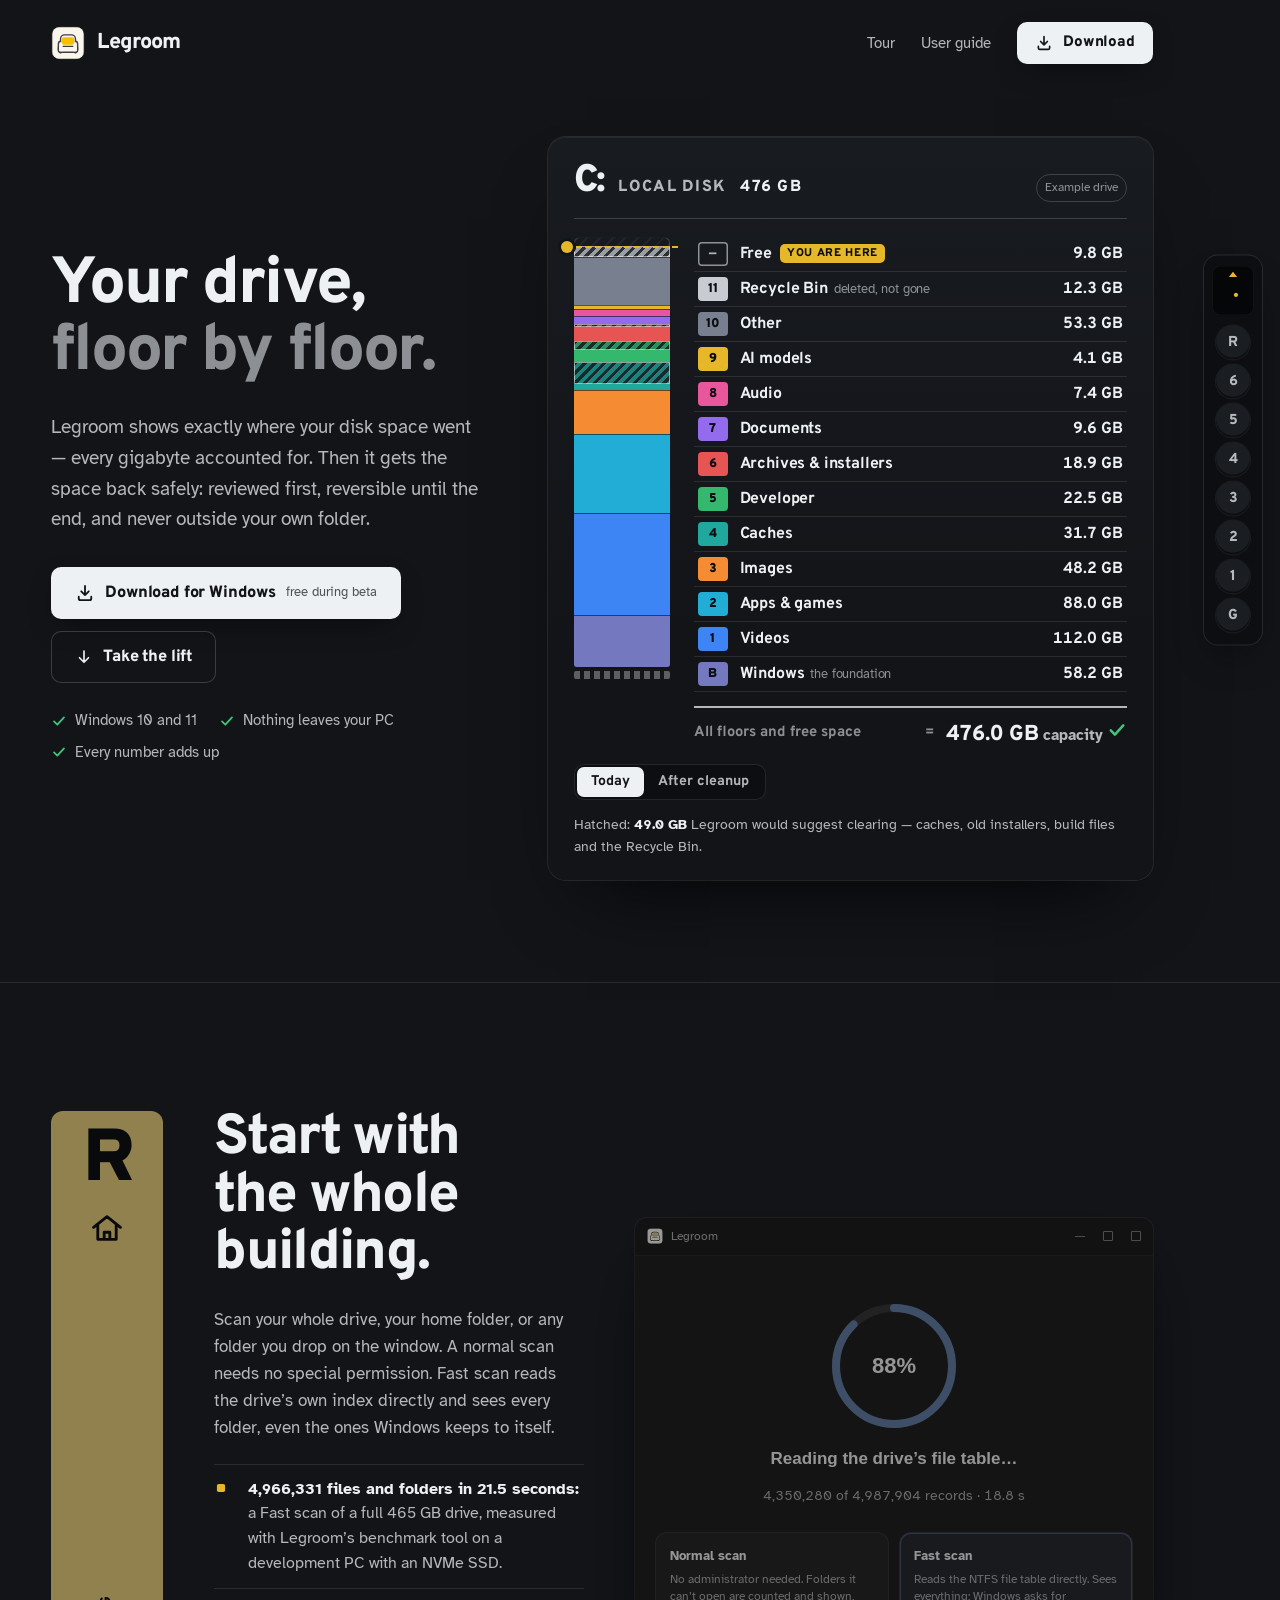
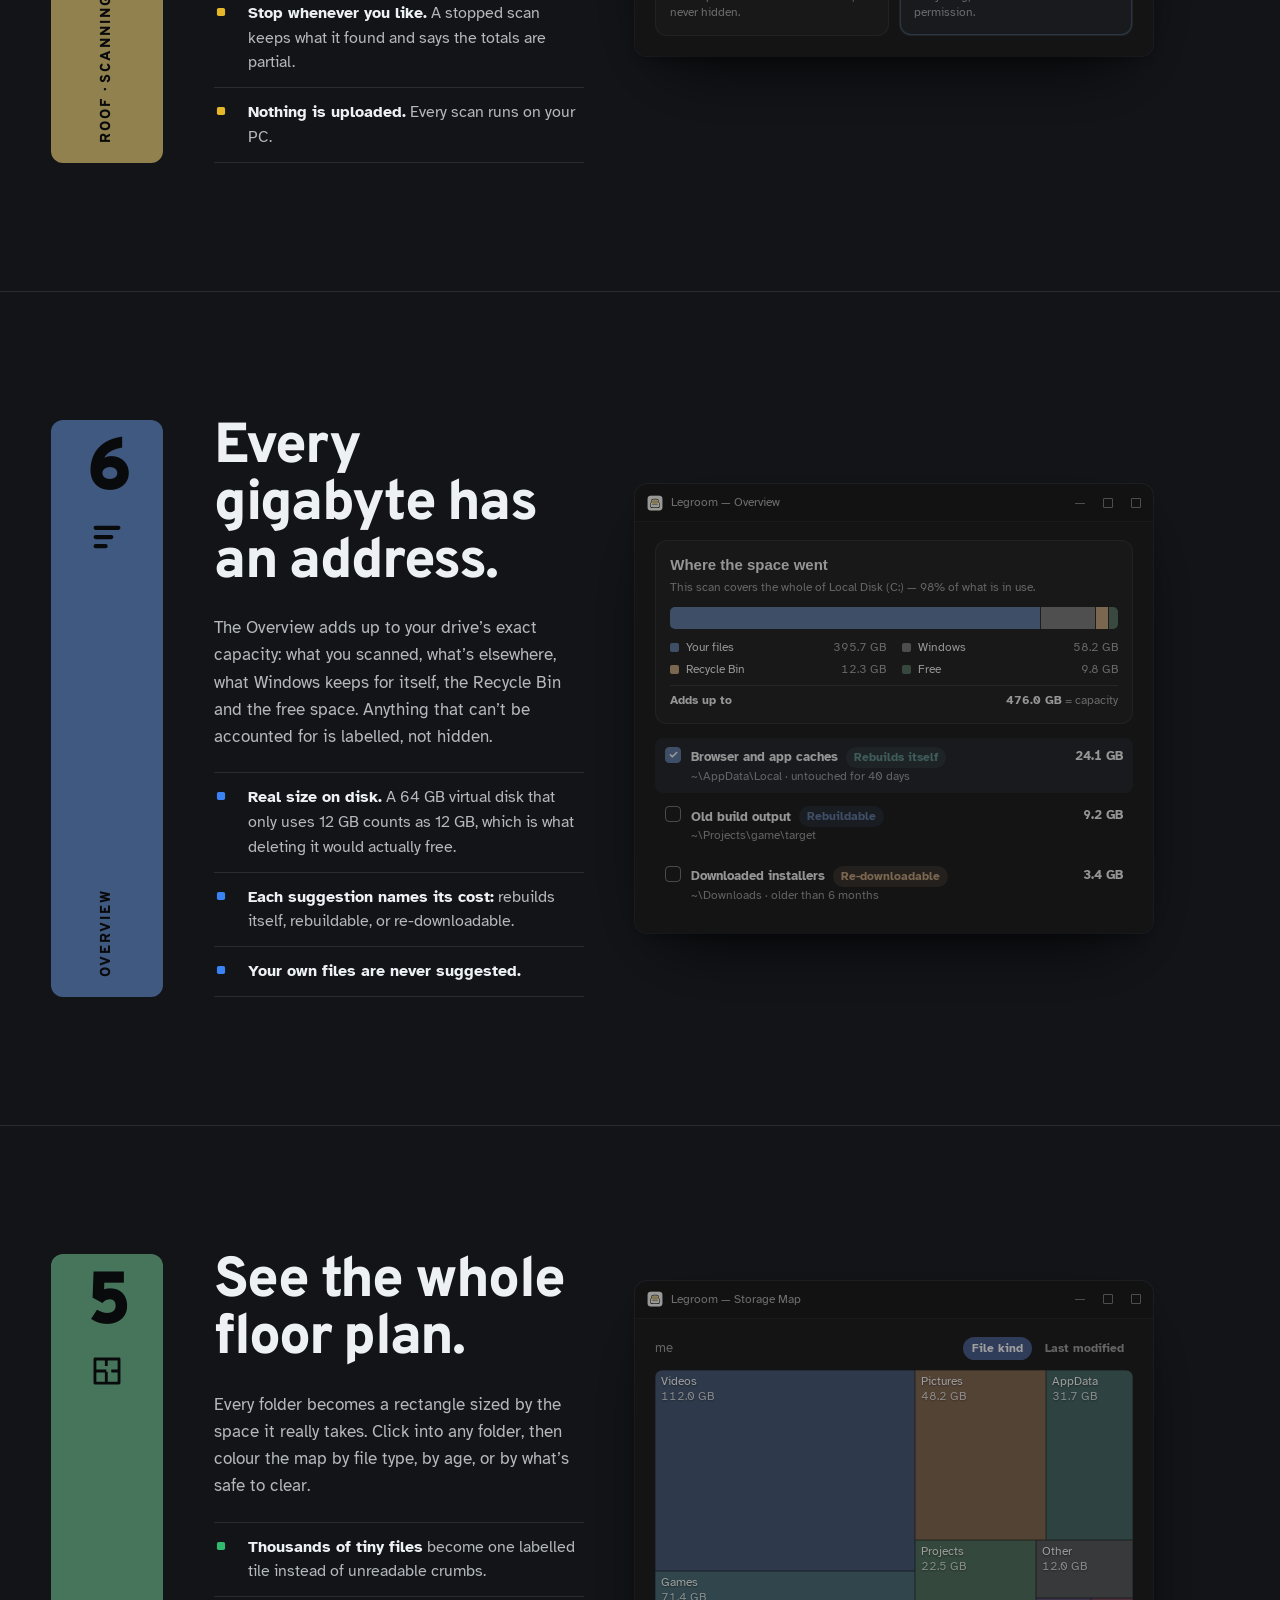
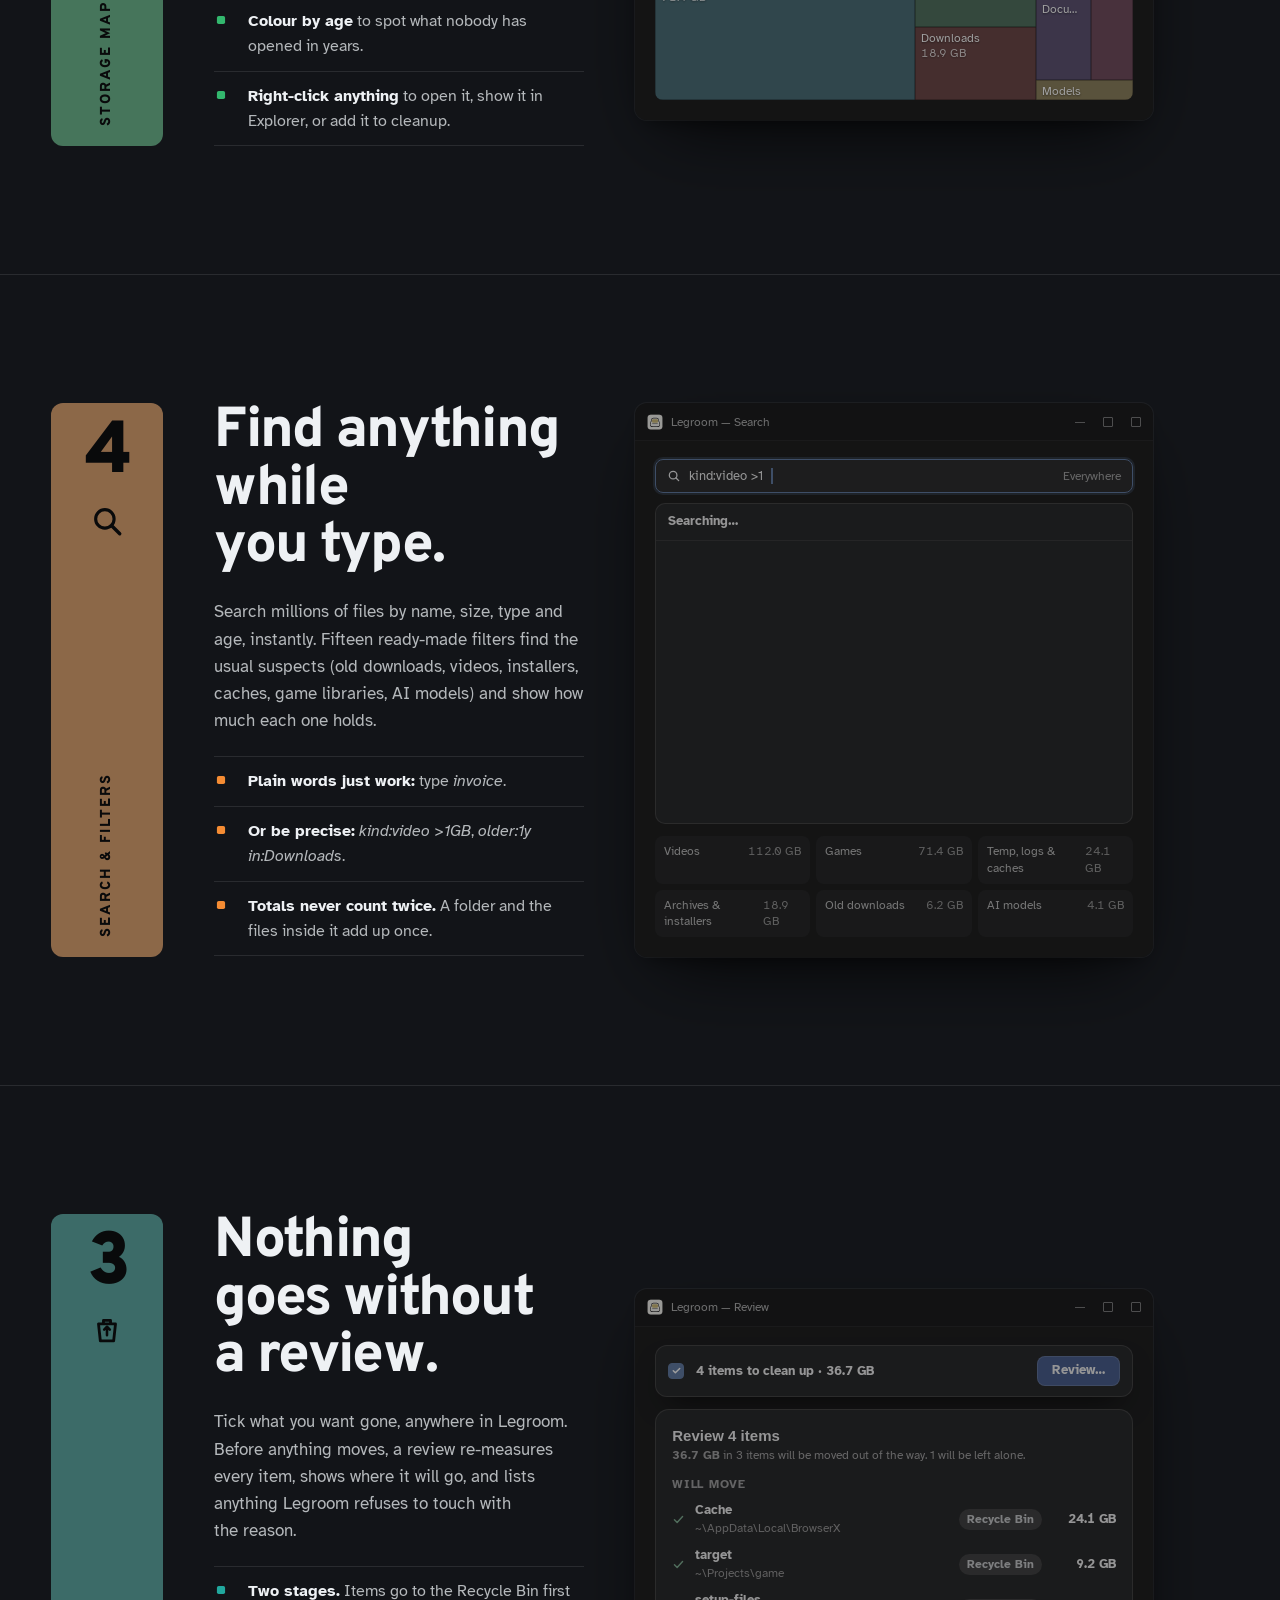
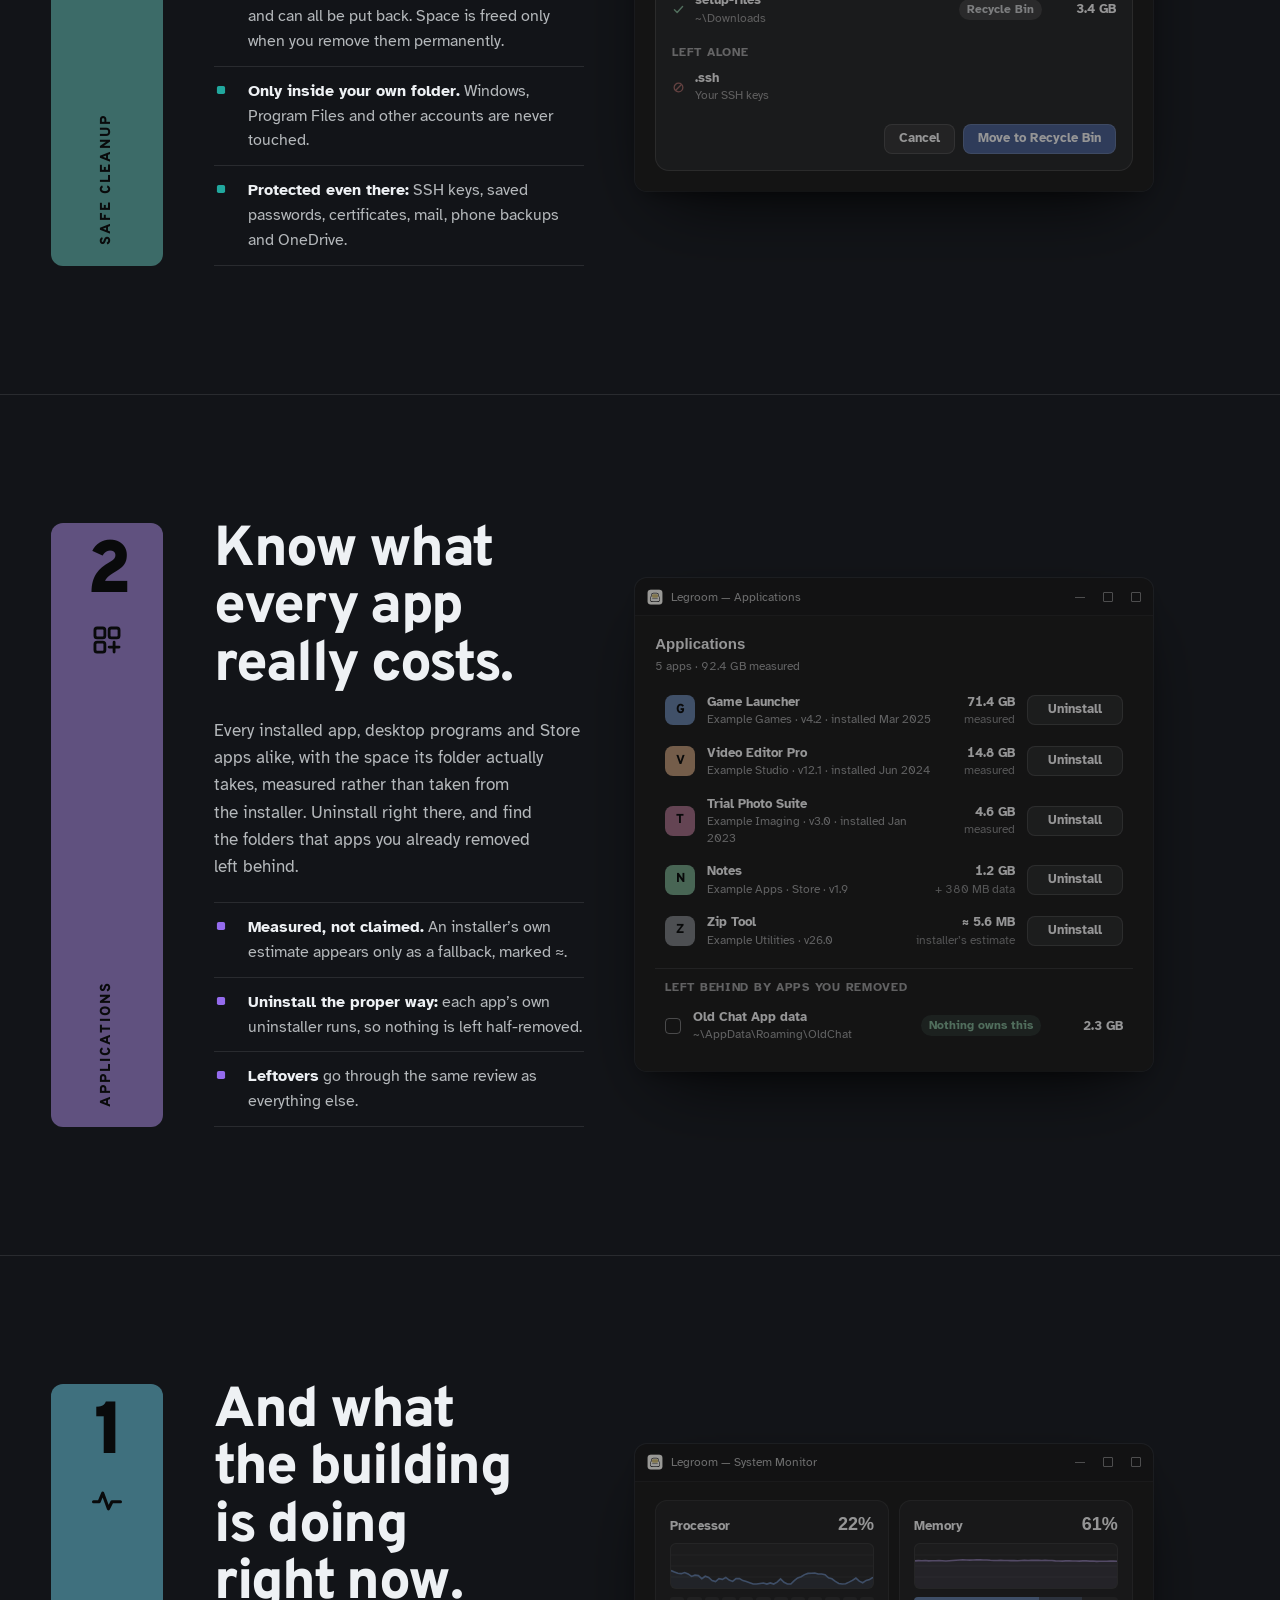
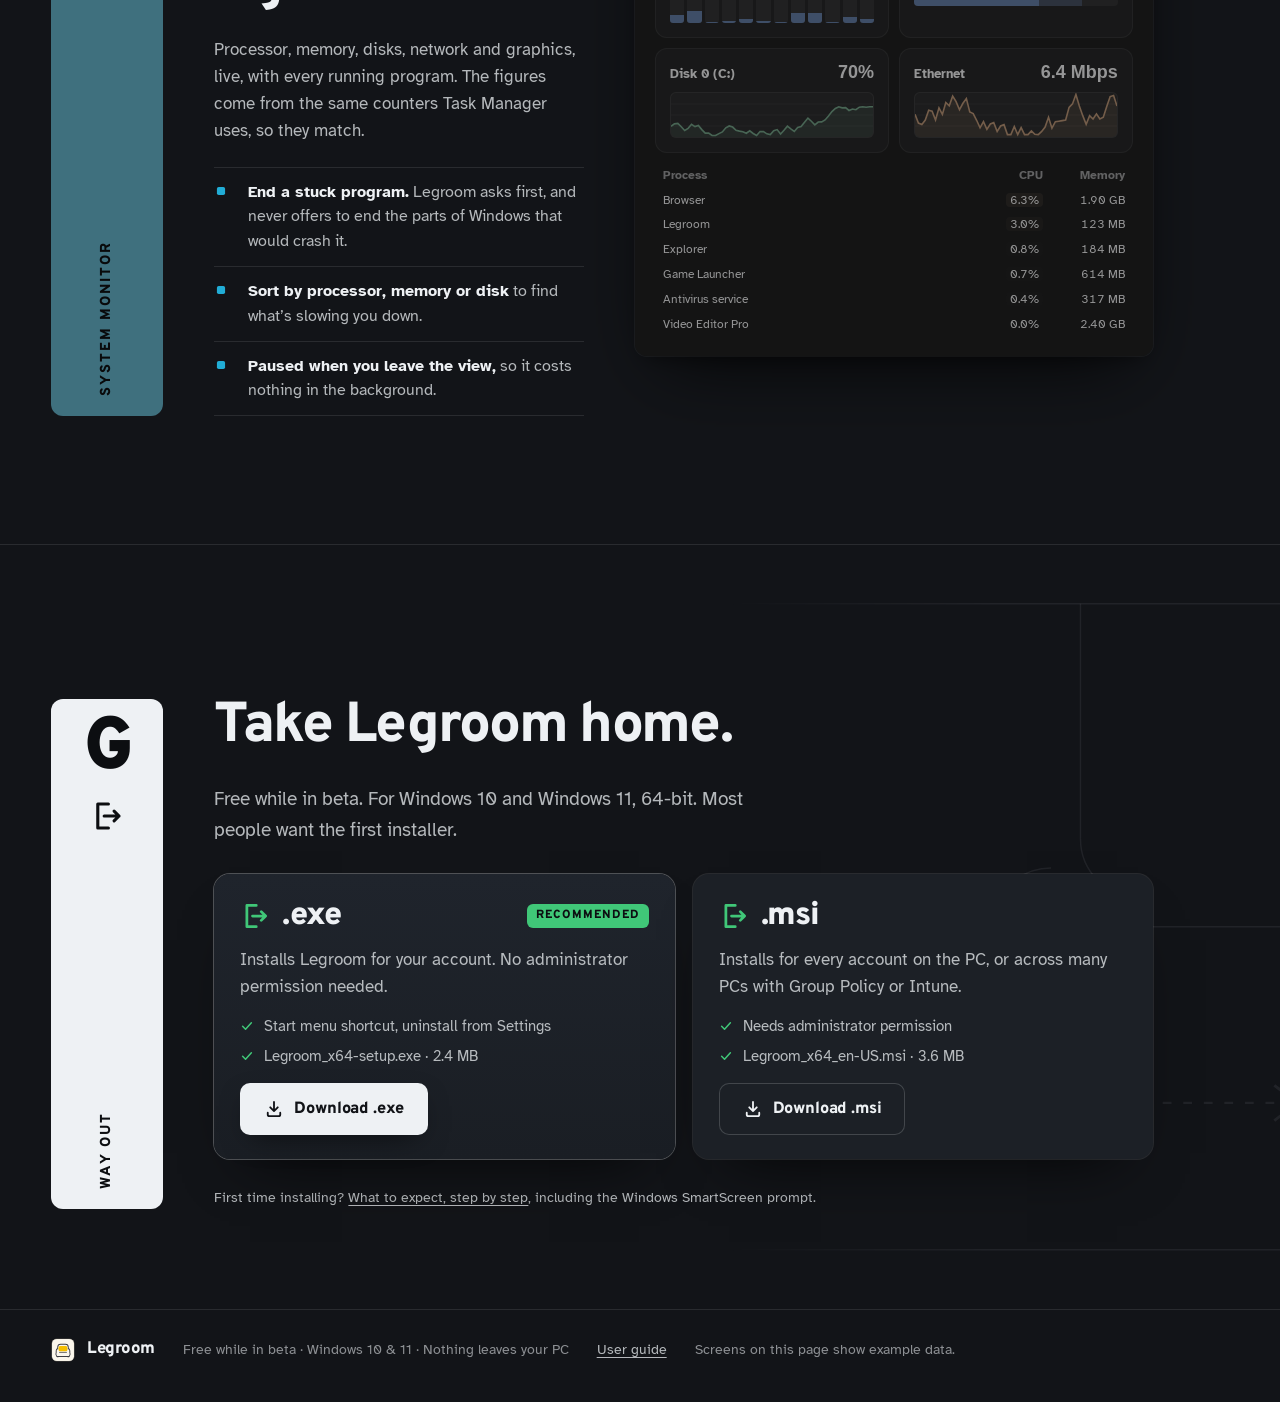
<file: index.html>
<!doctype html>
<html lang="en">
<head>
  <meta charset="utf-8" />
  <meta name="viewport" content="width=device-width, initial-scale=1" />
  <title>Legroom — see where your disk space went, and get it back safely</title>
  <meta name="description" content="Legroom for Windows shows exactly where your disk space went — every gigabyte accounted for. Then it gets the space back safely: reviewed first, reversible until the end, never outside your own folder. Free while in beta." />
  <meta name="theme-color" content="#121418" />
  <link rel="icon" href="assets/icon.svg" type="image/svg+xml" />
  <link rel="icon" href="assets/icon.png" type="image/png" />
  <meta property="og:title" content="Legroom — your drive, floor by floor" />
  <meta property="og:description" content="See exactly where your disk space went, and get it back safely. Free while in beta, for Windows 10 and 11." />
  <meta property="og:image" content="assets/icon.png" />
  <link rel="preconnect" href="https://fonts.googleapis.com" />
  <link rel="preconnect" href="https://fonts.gstatic.com" crossorigin />
  <link href="https://fonts.googleapis.com/css2?family=Atkinson+Hyperlegible:wght@400;700&family=Overpass:wght@700;800;900&display=swap" rel="stylesheet" />
  <link rel="stylesheet" href="assets/site.css?v=3" />
</head>
<body>
  <a class="skip" href="#roof">Skip to the tour</a>

  <svg width="0" height="0" style="position:absolute" aria-hidden="true">
    <symbol id="i-check" viewBox="0 0 24 24"><path d="M4.5 12.5l5 5 10-11" fill="none" stroke="currentColor" stroke-width="2.6" stroke-linecap="round" stroke-linejoin="round"/></symbol>
    <symbol id="i-download" viewBox="0 0 24 24"><path d="M12 3.5v11m0 0l-4.5-4.5M12 14.5l4.5-4.5M4.5 16.5v2a2 2 0 002 2h11a2 2 0 002-2v-2" fill="none" stroke="currentColor" stroke-width="2.2" stroke-linecap="round" stroke-linejoin="round"/></symbol>
    <symbol id="i-down" viewBox="0 0 24 24"><path d="M12 4v15m0 0l-6-6m6 6l6-6" fill="none" stroke="currentColor" stroke-width="2.2" stroke-linecap="round" stroke-linejoin="round"/></symbol>
    <symbol id="i-up" viewBox="0 0 24 24"><path d="M12 4L5 13h14z" fill="currentColor"/></symbol>
    <symbol id="i-tick" viewBox="0 0 24 24"><path d="M5 12.5l4.5 4.5L19 7.5" fill="none" stroke="currentColor" stroke-width="3.2" stroke-linecap="round" stroke-linejoin="round"/></symbol>
    <symbol id="p-roof" viewBox="0 0 24 24"><path d="M2.5 11.5L12 4l9.5 7.5M5.5 9.5V20h13V9.5M10 20v-5h4v5" fill="none" stroke="currentColor" stroke-width="2" stroke-linecap="round" stroke-linejoin="round"/></symbol>
    <symbol id="p-overview" viewBox="0 0 24 24"><path d="M4 5.5h16M4 12h11M4 18.5h7" fill="none" stroke="currentColor" stroke-width="3" stroke-linecap="round"/></symbol>
    <symbol id="p-plan" viewBox="0 0 24 24"><path d="M3.5 3.5h17v17h-17zM3.5 12h8M11.5 3.5v5m0 4v8M15 12h5.5" fill="none" stroke="currentColor" stroke-width="2" stroke-linejoin="round"/></symbol>
    <symbol id="p-find" viewBox="0 0 24 24"><circle cx="10.5" cy="10.5" r="6.5" fill="none" stroke="currentColor" stroke-width="2.2"/><path d="M15.5 15.5L21 21" stroke="currentColor" stroke-width="2.4" stroke-linecap="round"/></symbol>
    <symbol id="p-recycle" viewBox="0 0 24 24"><path d="M7 19h10M6 7h12l-1.3 12H7.3zM9.5 7V4.5h5V7" fill="none" stroke="currentColor" stroke-width="2" stroke-linejoin="round"/><path d="M10 11l2-2 2 2M12 9v6" fill="none" stroke="currentColor" stroke-width="1.8" stroke-linecap="round" stroke-linejoin="round"/></symbol>
    <symbol id="p-apps" viewBox="0 0 24 24"><rect x="3.5" y="3.5" width="7" height="7" rx="1.5" fill="none" stroke="currentColor" stroke-width="2"/><rect x="13.5" y="3.5" width="7" height="7" rx="1.5" fill="none" stroke="currentColor" stroke-width="2"/><rect x="3.5" y="13.5" width="7" height="7" rx="1.5" fill="none" stroke="currentColor" stroke-width="2"/><path d="M17 13.5v7M13.5 17h7" stroke="currentColor" stroke-width="2" stroke-linecap="round"/></symbol>
    <symbol id="p-pulse" viewBox="0 0 24 24"><path d="M2.5 12.5h4l2.5-6 4 11 2.5-5h6" fill="none" stroke="currentColor" stroke-width="2.2" stroke-linecap="round" stroke-linejoin="round"/></symbol>
    <symbol id="p-exit" viewBox="0 0 24 24"><path d="M13 3.5H5.5v17H13M10 12h10.5m0 0l-3.5-3.5m3.5 3.5l-3.5 3.5" fill="none" stroke="currentColor" stroke-width="2.2" stroke-linecap="round" stroke-linejoin="round"/></symbol>
    <symbol id="i-dot" viewBox="0 0 24 24"><rect x="5" y="5" width="14" height="14" rx="3" fill="currentColor"/></symbol>
  </svg>

  <!-- The lift: the page's navigation. -->
  <nav class="lift" aria-label="Floors">
    <div class="lift-display" aria-hidden="true">
      <svg class="lift-arrow idle" width="14" height="14"><use href="#i-up" /></svg>
      <div class="lift-strip-window"><div class="lift-strip"></div></div>
    </div>
    <ol>
      <li><a href="#roof" data-floor="R" style="--floor: var(--model)">R<span class="tip">Roof · Scanning</span></a></li>
      <li><a href="#overview" data-floor="6" style="--floor: var(--accent)">6<span class="tip">Overview</span></a></li>
      <li><a href="#map" data-floor="5" style="--floor: var(--developer)">5<span class="tip">Storage Map</span></a></li>
      <li><a href="#find" data-floor="4" style="--floor: var(--image)">4<span class="tip">Search &amp; filters</span></a></li>
      <li><a href="#cleanup" data-floor="3" style="--floor: var(--cache)">3<span class="tip">Safe cleanup</span></a></li>
      <li><a href="#apps" data-floor="2" style="--floor: var(--document)">2<span class="tip">Applications</span></a></li>
      <li><a href="#monitor" data-floor="1" style="--floor: var(--apps)">1<span class="tip">System Monitor</span></a></li>
      <li><a href="#exit" data-floor="G" style="--floor: var(--ink)">G<span class="tip">Way out · Download</span></a></li>
    </ol>
  </nav>

  <header class="topbar">
    <a class="wordmark" href="./"><img src="assets/icon.svg" alt="" />Legroom</a>
    <nav aria-label="Site">
      <a class="hide-sm" href="#roof">Tour</a>
      <a class="hide-sm" href="https://github.com/gteckannur82/legroom/blob/main/USER_GUIDE.md">User guide</a>
      <a class="btn btn-primary" href="download.html"><svg width="18" height="18"><use href="#i-download" /></svg>Download</a>
    </nav>
  </header>

  <main>
    <!-- Lobby: the directory board ------------------------------------------------ -->
    <section class="hero" aria-labelledby="hero-title" data-floor="lobby">
      <div class="hero-copy">
        <h1 id="hero-title">Your drive,<span>floor by floor.</span></h1>
        <p class="lede">Legroom shows exactly where your disk space went — every gigabyte accounted for. Then it gets the space back safely: reviewed first, reversible until the end, and never outside your own folder.</p>
        <div class="hero-actions">
          <a class="btn btn-primary" href="download.html"><svg width="20" height="20"><use href="#i-download" /></svg>Download for Windows <small>free during beta</small></a>
          <a class="btn btn-ghost" href="#roof"><svg width="18" height="18"><use href="#i-down" /></svg>Take the lift</a>
        </div>
        <ul class="bare hero-facts">
          <li><svg width="16" height="16"><use href="#i-check" /></svg>Windows 10 and 11</li>
          <li><svg width="16" height="16"><use href="#i-check" /></svg>Nothing leaves your PC</li>
          <li><svg width="16" height="16"><use href="#i-check" /></svg>Every number adds up</li>
        </ul>
      </div>

      <div class="board" id="board" aria-label="Directory of an example 476 GB drive">
        <div class="board-head">
          <span class="drive">C:</span>
          <span class="title">Local Disk</span>
          <span class="title cap num">476 GB</span>
          <span class="example">Example drive</span>
        </div>
        <div class="board-body">
          <div style="position:relative">
            <div class="elevation" aria-hidden="true"></div>
            <div class="here-line" aria-hidden="true"></div>
            <div class="ground" aria-hidden="true"></div>
          </div>
          <div style="position:relative">
            <ol class="bare directory" aria-label="Floors by size"></ol>
            <div class="balance">
              <span class="eq">All floors and free space</span>
              <span class="eq" style="text-align:right">=</span>
              <span><span class="total num">476.0 GB</span> <span class="cap-word">capacity</span> <span class="check" aria-label="balances"><svg width="20" height="20" viewBox="0 0 24 24"><path d="M4.5 12.5l5 5 10-11" fill="none" stroke="currentColor" stroke-width="3" stroke-linecap="round" stroke-linejoin="round"/></svg></span></span>
            </div>
          </div>
        </div>
        <div class="board-controls">
          <div class="toggle" role="group" aria-label="Show the drive">
            <button type="button" aria-pressed="true" data-state="before">Today</button>
            <button type="button" aria-pressed="false" data-state="after">After cleanup</button>
          </div>
          <p class="board-note">Hatched: <b>49.0 GB</b> Legroom would suggest clearing — caches, old installers, build files and the Recycle Bin.</p>
        </div>
      </div>
    </section>

    <!-- R · Scanning ---------------------------------------------------------------- -->
    <section class="floor" id="roof" data-floor="R" style="--floor: var(--model)" aria-labelledby="roof-title">
      <div class="floor-band" aria-hidden="true"><span class="level">R</span><svg class="picto" width="34" height="34"><use href="#p-roof" /></svg><span class="label">Roof · Scanning</span></div>
      <div class="floor-copy">
        <h2 id="roof-title">Start with the whole building.</h2>
        <p>Scan your whole drive, your home folder, or any folder you drop on the window. A normal scan needs no special permission. Fast scan reads the drive’s own index directly and sees every folder, even the ones Windows keeps to itself.</p>
        <ul class="bare facts">
          <li><svg width="14" height="14"><use href="#i-dot" /></svg><span><b>4,966,331 files and folders in 21.5 seconds:</b> a Fast scan of a full 465 GB drive, measured with Legroom’s benchmark tool on a development PC with an NVMe SSD.</span></li>
          <li><svg width="14" height="14"><use href="#i-dot" /></svg><span><b>Stop whenever you like.</b> A stopped scan keeps what it found and says the totals are partial.</span></li>
          <li><svg width="14" height="14"><use href="#i-dot" /></svg><span><b>Nothing is uploaded.</b> Every scan runs on your PC.</span></li>
        </ul>
      </div>
      <div class="screen" data-screen="scan">
        <div class="window">
          <div class="titlebar"><img src="assets/icon.svg" alt="" />Legroom<span class="caps"><i></i><i></i><i></i></span></div>
          <div class="pane">
            <div class="scan">
              <div class="ring">
                <svg width="132" height="132" viewBox="0 0 132 132"><circle class="track" cx="66" cy="66" r="58" fill="none" stroke-width="8"/><circle class="arc" cx="66" cy="66" r="58" fill="none" stroke-width="8" stroke-linecap="round" stroke-dasharray="364.4" stroke-dashoffset="0"/></svg>
                <b class="pct num">100%</b>
              </div>
              <div class="what">Reading the drive’s file table…</div>
              <div class="count"><span class="records num">4,966,331</span> of 4,987,904 records · <span class="secs num">21.5</span> s</div>
            </div>
            <div class="scan-modes">
              <div class="card"><b>Normal scan</b><span>No administrator needed. Folders it can’t open are counted and shown, never hidden.</span></div>
              <div class="card on"><b>Fast scan</b><span>Reads the NTFS file table directly. Sees everything; Windows asks for permission.</span></div>
            </div>
          </div>
        </div>
      </div>
    </section>

    <!-- 6 · Overview ---------------------------------------------------------------- -->
    <section class="floor" id="overview" data-floor="6" style="--floor: var(--accent)" aria-labelledby="ov-title">
      <div class="floor-band" aria-hidden="true"><span class="level">6</span><svg class="picto" width="34" height="34"><use href="#p-overview" /></svg><span class="label">Overview</span></div>
      <div class="floor-copy">
        <h2 id="ov-title">Every gigabyte has an address.</h2>
        <p>The Overview adds up to your drive’s exact capacity: what you scanned, what’s elsewhere, what Windows keeps for itself, the Recycle Bin and the free space. Anything that can’t be accounted for is labelled, not hidden.</p>
        <ul class="bare facts">
          <li><svg width="14" height="14"><use href="#i-dot" /></svg><span><b>Real size on disk.</b> A 64 GB virtual disk that only uses 12 GB counts as 12 GB, which is what deleting it would actually free.</span></li>
          <li><svg width="14" height="14"><use href="#i-dot" /></svg><span><b>Each suggestion names its cost:</b> rebuilds itself, rebuildable, or re-downloadable.</span></li>
          <li><svg width="14" height="14"><use href="#i-dot" /></svg><span><b>Your own files are never suggested.</b></span></li>
        </ul>
      </div>
      <div class="screen" data-screen="overview">
        <div class="window">
          <div class="titlebar"><img src="assets/icon.svg" alt="" />Legroom — Overview<span class="caps"><i></i><i></i><i></i></span></div>
          <div class="pane">
            <div class="card">
              <div class="h4">Where the space went</div>
              <div class="sub">This scan covers the whole of Local Disk (C:) — 98% of what is in use.</div>
              <div class="recon-bar"></div>
              <div class="recon-legend"></div>
            </div>
            <div class="findings">
              <div class="finding" style="--t:#21a89e"><span class="tick"><svg width="11" height="11"><use href="#i-tick"/></svg></span><div class="grow"><div class="label">Browser and app caches <span class="chip" style="--t:#21a89e">Rebuilds itself</span></div><div class="where">~\AppData\Local · untouched for 40 days</div></div><span class="size">24.1 GB</span></div>
              <div class="finding" style="--t:#3b82f5"><span class="tick"><svg width="11" height="11"><use href="#i-tick"/></svg></span><div class="grow"><div class="label">Old build output <span class="chip" style="--t:#3b82f5">Rebuildable</span></div><div class="where">~\Projects\game\target</div></div><span class="size">9.2 GB</span></div>
              <div class="finding" style="--t:#fa9e33"><span class="tick"><svg width="11" height="11"><use href="#i-tick"/></svg></span><div class="grow"><div class="label">Downloaded installers <span class="chip" style="--t:#fa9e33">Re-downloadable</span></div><div class="where">~\Downloads · older than 6 months</div></div><span class="size">3.4 GB</span></div>
            </div>
          </div>
        </div>
      </div>
    </section>

    <!-- 5 · Storage Map --------------------------------------------------------------- -->
    <section class="floor" id="map" data-floor="5" style="--floor: var(--developer)" aria-labelledby="map-title">
      <div class="floor-band" aria-hidden="true"><span class="level">5</span><svg class="picto" width="34" height="34"><use href="#p-plan" /></svg><span class="label">Storage Map</span></div>
      <div class="floor-copy">
        <h2 id="map-title">See the whole floor plan.</h2>
        <p>Every folder becomes a rectangle sized by the space it really takes. Click into any folder, then colour the map by file type, by age, or by what’s safe to clear.</p>
        <ul class="bare facts">
          <li><svg width="14" height="14"><use href="#i-dot" /></svg><span><b>Thousands of tiny files</b> become one labelled tile instead of unreadable crumbs.</span></li>
          <li><svg width="14" height="14"><use href="#i-dot" /></svg><span><b>Colour by age</b> to spot what nobody has opened in years.</span></li>
          <li><svg width="14" height="14"><use href="#i-dot" /></svg><span><b>Right-click anything</b> to open it, show it in Explorer, or add it to cleanup.</span></li>
        </ul>
      </div>
      <div class="screen" data-screen="map">
        <div class="window">
          <div class="titlebar"><img src="assets/icon.svg" alt="" />Legroom — Storage Map<span class="caps"><i></i><i></i><i></i></span></div>
          <div class="pane">
            <div class="map-head">
              <div class="crumbs"><span>me</span><span class="crumb-2"></span></div>
              <div class="mode-chips"><span class="on" data-mode="kind">File kind</span><span data-mode="age">Last modified</span></div>
            </div>
            <div class="map" role="img" aria-label="Storage map of an example home folder"></div>
          </div>
        </div>
      </div>
    </section>

    <!-- 4 · Search & filters ------------------------------------------------------------ -->
    <section class="floor" id="find" data-floor="4" style="--floor: var(--image)" aria-labelledby="find-title">
      <div class="floor-band" aria-hidden="true"><span class="level">4</span><svg class="picto" width="34" height="34"><use href="#p-find" /></svg><span class="label">Search &amp; filters</span></div>
      <div class="floor-copy">
        <h2 id="find-title">Find anything while you type.</h2>
        <p>Search millions of files by name, size, type and age, instantly. Fifteen ready-made filters find the usual suspects (old downloads, videos, installers, caches, game libraries, AI models) and show how much each one holds.</p>
        <ul class="bare facts">
          <li><svg width="14" height="14"><use href="#i-dot" /></svg><span><b>Plain words just work:</b> type <i>invoice</i>.</span></li>
          <li><svg width="14" height="14"><use href="#i-dot" /></svg><span><b>Or be precise:</b> <i>kind:video &gt;1GB</i>, <i>older:1y in:Downloads</i>.</span></li>
          <li><svg width="14" height="14"><use href="#i-dot" /></svg><span><b>Totals never count twice.</b> A folder and the files inside it add up once.</span></li>
        </ul>
      </div>
      <div class="screen" data-screen="find">
        <div class="window">
          <div class="titlebar"><img src="assets/icon.svg" alt="" />Legroom — Search<span class="caps"><i></i><i></i><i></i></span></div>
          <div class="pane">
            <div class="field"><svg width="14" height="14" viewBox="0 0 24 24" aria-hidden="true"><circle cx="10.5" cy="10.5" r="6.5" fill="none" stroke="currentColor" stroke-width="2.2"/><path d="M15.5 15.5L20 20" stroke="currentColor" stroke-width="2.2" stroke-linecap="round"/></svg><span class="typed">kind:video &gt;1GB</span><span class="caret"></span><span class="scope">Everywhere</span></div>
            <div class="results">
              <div class="results-head"><b class="num rcount">6 matches</b><span class="dim num rtotal">· 41.3 GB</span></div>
              <div class="rlist"></div>
            </div>
            <div class="filters"></div>
          </div>
        </div>
      </div>
    </section>

    <!-- 3 · Safe cleanup ---------------------------------------------------------------- -->
    <section class="floor" id="cleanup" data-floor="3" style="--floor: var(--cache)" aria-labelledby="clean-title">
      <div class="floor-band" aria-hidden="true"><span class="level">3</span><svg class="picto" width="34" height="34"><use href="#p-recycle" /></svg><span class="label">Safe cleanup</span></div>
      <div class="floor-copy">
        <h2 id="clean-title">Nothing goes without a review.</h2>
        <p>Tick what you want gone, anywhere in Legroom. Before anything moves, a review re-measures every item, shows where it will go, and lists anything Legroom refuses to touch with the reason.</p>
        <ul class="bare facts">
          <li><svg width="14" height="14"><use href="#i-dot" /></svg><span><b>Two stages.</b> Items go to the Recycle Bin first and can all be put back. Space is freed only when you remove them permanently.</span></li>
          <li><svg width="14" height="14"><use href="#i-dot" /></svg><span><b>Only inside your own folder.</b> Windows, Program Files and other accounts are never touched.</span></li>
          <li><svg width="14" height="14"><use href="#i-dot" /></svg><span><b>Protected even there:</b> SSH keys, saved passwords, certificates, mail, phone backups and OneDrive.</span></li>
        </ul>
      </div>
      <div class="screen" data-screen="cleanup">
        <div class="window">
          <div class="titlebar"><img src="assets/icon.svg" alt="" />Legroom — Review<span class="caps"><i></i><i></i><i></i></span></div>
          <div class="pane" style="position:relative">
            <div class="queue"><span class="tick on"><svg width="11" height="11"><use href="#i-tick"/></svg></span><b class="num">4 items to clean up · 36.7 GB</b><span class="w-btn primary review-btn">Review…</span></div>
            <div class="sheet">
              <div class="h5">Review 4 items</div>
              <div class="sub"><b class="num">36.7 GB</b> in 3 items will be moved out of the way. 1 will be left alone.</div>
              <div class="sec">Will move</div>
              <div class="row"><svg width="13" height="13" style="color:#40c778"><use href="#i-check"/></svg><div class="grow"><b>Cache</b><span>~\AppData\Local\BrowserX</span></div><span class="chip" style="--t:#c8ccd2">Recycle Bin</span><span class="size">24.1 GB</span></div>
              <div class="row"><svg width="13" height="13" style="color:#40c778"><use href="#i-check"/></svg><div class="grow"><b>target</b><span>~\Projects\game</span></div><span class="chip" style="--t:#c8ccd2">Recycle Bin</span><span class="size">9.2 GB</span></div>
              <div class="row"><svg width="13" height="13" style="color:#40c778"><use href="#i-check"/></svg><div class="grow"><b>setup-files</b><span>~\Downloads</span></div><span class="chip" style="--t:#c8ccd2">Recycle Bin</span><span class="size">3.4 GB</span></div>
              <div class="sec">Left alone</div>
              <div class="row"><svg width="13" height="13" viewBox="0 0 24 24" style="color:#f05450"><circle cx="12" cy="12" r="8" fill="none" stroke="currentColor" stroke-width="2.4"/><path d="M6.5 17.5l11-11" stroke="currentColor" stroke-width="2.4"/></svg><div class="grow"><b>.ssh</b><span class="reason">Your SSH keys</span></div></div>
              <div class="foot"><span class="w-btn">Cancel</span><span class="w-btn primary move-btn">Move to Recycle Bin</span></div>
            </div>
            <div class="stamp">Moved · 36.7 GB<small>Can all be put back</small></div>
          </div>
        </div>
      </div>
    </section>

    <!-- 2 · Applications ---------------------------------------------------------------- -->
    <section class="floor" id="apps" data-floor="2" style="--floor: var(--document)" aria-labelledby="apps-title">
      <div class="floor-band" aria-hidden="true"><span class="level">2</span><svg class="picto" width="34" height="34"><use href="#p-apps" /></svg><span class="label">Applications</span></div>
      <div class="floor-copy">
        <h2 id="apps-title">Know what every app really costs.</h2>
        <p>Every installed app, desktop programs and Store apps alike, with the space its folder actually takes, measured rather than taken from the installer. Uninstall right there, and find the folders that apps you already removed left behind.</p>
        <ul class="bare facts">
          <li><svg width="14" height="14"><use href="#i-dot" /></svg><span><b>Measured, not claimed.</b> An installer’s own estimate appears only as a fallback, marked ≈.</span></li>
          <li><svg width="14" height="14"><use href="#i-dot" /></svg><span><b>Uninstall the proper way:</b> each app’s own uninstaller runs, so nothing is left half-removed.</span></li>
          <li><svg width="14" height="14"><use href="#i-dot" /></svg><span><b>Leftovers</b> go through the same review as everything else.</span></li>
        </ul>
      </div>
      <div class="screen" data-screen="apps">
        <div class="window">
          <div class="titlebar"><img src="assets/icon.svg" alt="" />Legroom — Applications<span class="caps"><i></i><i></i><i></i></span></div>
          <div class="pane">
            <div class="h4">Applications</div>
            <div class="sub num" style="margin-bottom:10px">5 apps · 92.4 GB measured</div>
            <div class="app-list">
              <div class="app-row" style="--t:#3d85f5"><span class="glyph">G</span><div class="grow"><b>Game Launcher</b><span>Example Games · v4.2 · installed Mar 2025</span></div><span class="size">71.4 GB<small>measured</small></span><span class="w-btn">Uninstall</span></div>
              <div class="app-row" style="--t:#f58c33"><span class="glyph">V</span><div class="grow"><b>Video Editor Pro</b><span>Example Studio · v12.1 · installed Jun 2024</span></div><span class="size">14.8 GB<small>measured</small></span><span class="w-btn">Uninstall</span></div>
              <div class="app-row target" style="--t:#e8579c"><span class="glyph">T</span><div class="grow"><b>Trial Photo Suite</b><span>Example Imaging · v3.0 · installed Jan 2023</span></div><span class="size">4.6 GB<small>measured</small></span><span class="w-btn uninstall">Uninstall</span></div>
              <div class="app-row" style="--t:#33b86e"><span class="glyph">N</span><div class="grow"><b>Notes</b><span>Example Apps · Store · v1.9</span></div><span class="size">1.2 GB<small>+ 380 MB data</small></span><span class="w-btn">Uninstall</span></div>
              <div class="app-row" style="--t:#78808f"><span class="glyph">Z</span><div class="grow"><b>Zip Tool</b><span>Example Utilities · v26.0</span></div><span class="size">≈ 5.6 MB<small>installer’s estimate</small></span><span class="w-btn">Uninstall</span></div>
            </div>
            <div class="leftover">
              <div class="cap">Left behind by apps you removed</div>
              <div class="app-row" style="--t:#40c778"><span class="tick"><svg width="11" height="11"><use href="#i-tick"/></svg></span><div class="grow"><b>Old Chat App data</b><span>~\AppData\Roaming\OldChat</span></div><span class="chip" style="--t:#40c778">Nothing owns this</span><span class="size">2.3 GB</span></div>
            </div>
          </div>
        </div>
      </div>
    </section>

    <!-- 1 · System Monitor -------------------------------------------------------------- -->
    <section class="floor" id="monitor" data-floor="1" style="--floor: var(--apps)" aria-labelledby="mon-title">
      <div class="floor-band" aria-hidden="true"><span class="level">1</span><svg class="picto" width="34" height="34"><use href="#p-pulse" /></svg><span class="label">System Monitor</span></div>
      <div class="floor-copy">
        <h2 id="mon-title">And what the building is doing right now.</h2>
        <p>Processor, memory, disks, network and graphics, live, with every running program. The figures come from the same counters Task Manager uses, so they match.</p>
        <ul class="bare facts">
          <li><svg width="14" height="14"><use href="#i-dot" /></svg><span><b>End a stuck program.</b> Legroom asks first, and never offers to end the parts of Windows that would crash it.</span></li>
          <li><svg width="14" height="14"><use href="#i-dot" /></svg><span><b>Sort by processor, memory or disk</b> to find what’s slowing you down.</span></li>
          <li><svg width="14" height="14"><use href="#i-dot" /></svg><span><b>Paused when you leave the view,</b> so it costs nothing in the background.</span></li>
        </ul>
      </div>
      <div class="screen" data-screen="monitor">
        <div class="window">
          <div class="titlebar"><img src="assets/icon.svg" alt="" />Legroom — System Monitor<span class="caps"><i></i><i></i><i></i></span></div>
          <div class="pane">
            <div class="mon-grid">
              <div class="card mon-card"><div class="mon-head">Processor <span class="v num cpu-v">31%</span></div><canvas class="spark cpu-spark" width="300" height="46"></canvas><div class="cores"></div></div>
              <div class="card mon-card"><div class="mon-head">Memory <span class="v num mem-v">62%</span></div><canvas class="spark mem-spark" width="300" height="46"></canvas><div class="mem-bar"><span class="m-use" style="width:62%;background:#3b82f5"></span><span class="m-cache" style="width:21%;background:rgba(59,130,245,.4)"></span></div></div>
              <div class="card mon-card"><div class="mon-head">Disk 0 (C:) <span class="v num disk-v">12%</span></div><canvas class="spark disk-spark" width="300" height="46"></canvas></div>
              <div class="card mon-card"><div class="mon-head">Ethernet <span class="v num net-v">4.2 Mbps</span></div><canvas class="spark net-spark" width="300" height="46"></canvas></div>
            </div>
            <div class="procs">
              <div class="p head"><span>Process</span><span>CPU</span><span>Memory</span></div>
              <div class="plist"></div>
            </div>
          </div>
        </div>
      </div>
    </section>

    <!-- G · Way out --------------------------------------------------------------------- -->
    <section class="exit" id="exit" data-floor="G" aria-labelledby="exit-title">
      <svg class="plan" viewBox="0 0 1200 520" preserveAspectRatio="xMidYMid slice" aria-hidden="true">
        <g fill="none" stroke="currentColor" stroke-width="1">
          <path d="M40 40h1120v440H40z"/>
          <path d="M40 220h300M340 40v120M340 200v100M340 340v140M640 40v180M640 260v220M640 260h200M900 260h260M900 40v160"/>
          <path d="M340 160a40 40 0 0 1 40 40M640 220a40 40 0 0 0 -40 40M840 260a40 40 0 0 1 40 -40M900 200a40 40 0 0 0 40 40"/>
          <path d="M120 300h120M120 330h120M120 360h120M120 390h120M120 420h120" stroke-dasharray="2 6"/>
          <path d="M1060 380h100" stroke-width="3"/>
        </g>
        <g fill="none" stroke="currentColor" stroke-width="1.5" stroke-dasharray="6 8">
          <path d="M180 120H480V380H1040"/>
        </g>
        <path d="M1032 368l16 12-16 12" fill="none" stroke="currentColor" stroke-width="2"/>
        <text x="1090" y="410" fill="currentColor" font-size="14" font-family="Overpass, sans-serif" font-weight="800" letter-spacing="2">EXIT</text>
      </svg>
      <div class="floor-band" aria-hidden="true"><span class="level">G</span><svg class="picto" width="34" height="34"><use href="#p-exit" /></svg><span class="label">Way out</span></div>
      <div class="exit-inner">
        <h2 id="exit-title">Take Legroom home.</h2>
        <p class="lede">Free while in beta. For Windows 10 and Windows 11, 64-bit. Most people want the first installer.</p>
        <div class="doors">
          <article class="door recommended" data-download="exe">
            <div class="door-sign"><svg class="door-picto" width="30" height="30" aria-hidden="true"><use href="#p-exit" /></svg><span class="ext">.exe</span><span class="badge">Recommended</span></div>
            <p>Installs Legroom for your account. No administrator permission needed.</p>
            <ul class="bare">
              <li><svg width="14" height="14"><use href="#i-check"/></svg>Start menu shortcut, uninstall from Settings</li>
              <li><svg width="14" height="14"><use href="#i-check"/></svg><span class="dl-size">2.4 MB</span></li>
            </ul>
            <a class="btn btn-primary dl-link" href="https://github.com/gteckannur82/legroom/releases/latest/download/Legroom_x64-setup.exe"><svg width="20" height="20"><use href="#i-download" /></svg>Download .exe</a>
            <span class="pending" hidden>Download link coming soon.</span>
          </article>
          <article class="door" data-download="msi">
            <div class="door-sign"><svg class="door-picto" width="30" height="30" aria-hidden="true"><use href="#p-exit" /></svg><span class="ext">.msi</span></div>
            <p>Installs for every account on the PC, or across many PCs with Group Policy or Intune.</p>
            <ul class="bare">
              <li><svg width="14" height="14"><use href="#i-check"/></svg>Needs administrator permission</li>
              <li><svg width="14" height="14"><use href="#i-check"/></svg><span class="dl-size">3.6 MB</span></li>
            </ul>
            <a class="btn btn-ghost dl-link" href="https://github.com/gteckannur82/legroom/releases/latest/download/Legroom_x64_en-US.msi"><svg width="20" height="20"><use href="#i-download" /></svg>Download .msi</a>
            <span class="pending" hidden>Download link coming soon.</span>
          </article>
        </div>
        <p class="board-note">First time installing? <a href="download.html#install">What to expect, step by step</a>, including the Windows SmartScreen prompt.</p>
      </div>
    </section>
  </main>

  <footer class="footer">
    <a class="wordmark" href="./"><img src="assets/icon.svg" alt="" />Legroom</a>
    <span>Free while in beta · Windows 10 &amp; 11 · Nothing leaves your PC</span>
    <a href="https://github.com/gteckannur82/legroom/blob/main/USER_GUIDE.md">User guide</a>
    <span>Screens on this page show example data.</span>
  </footer>

  <script src="assets/downloads.js?v=3"></script>
  <script src="assets/site.js?v=3"></script>
</body>
</html>
</file>
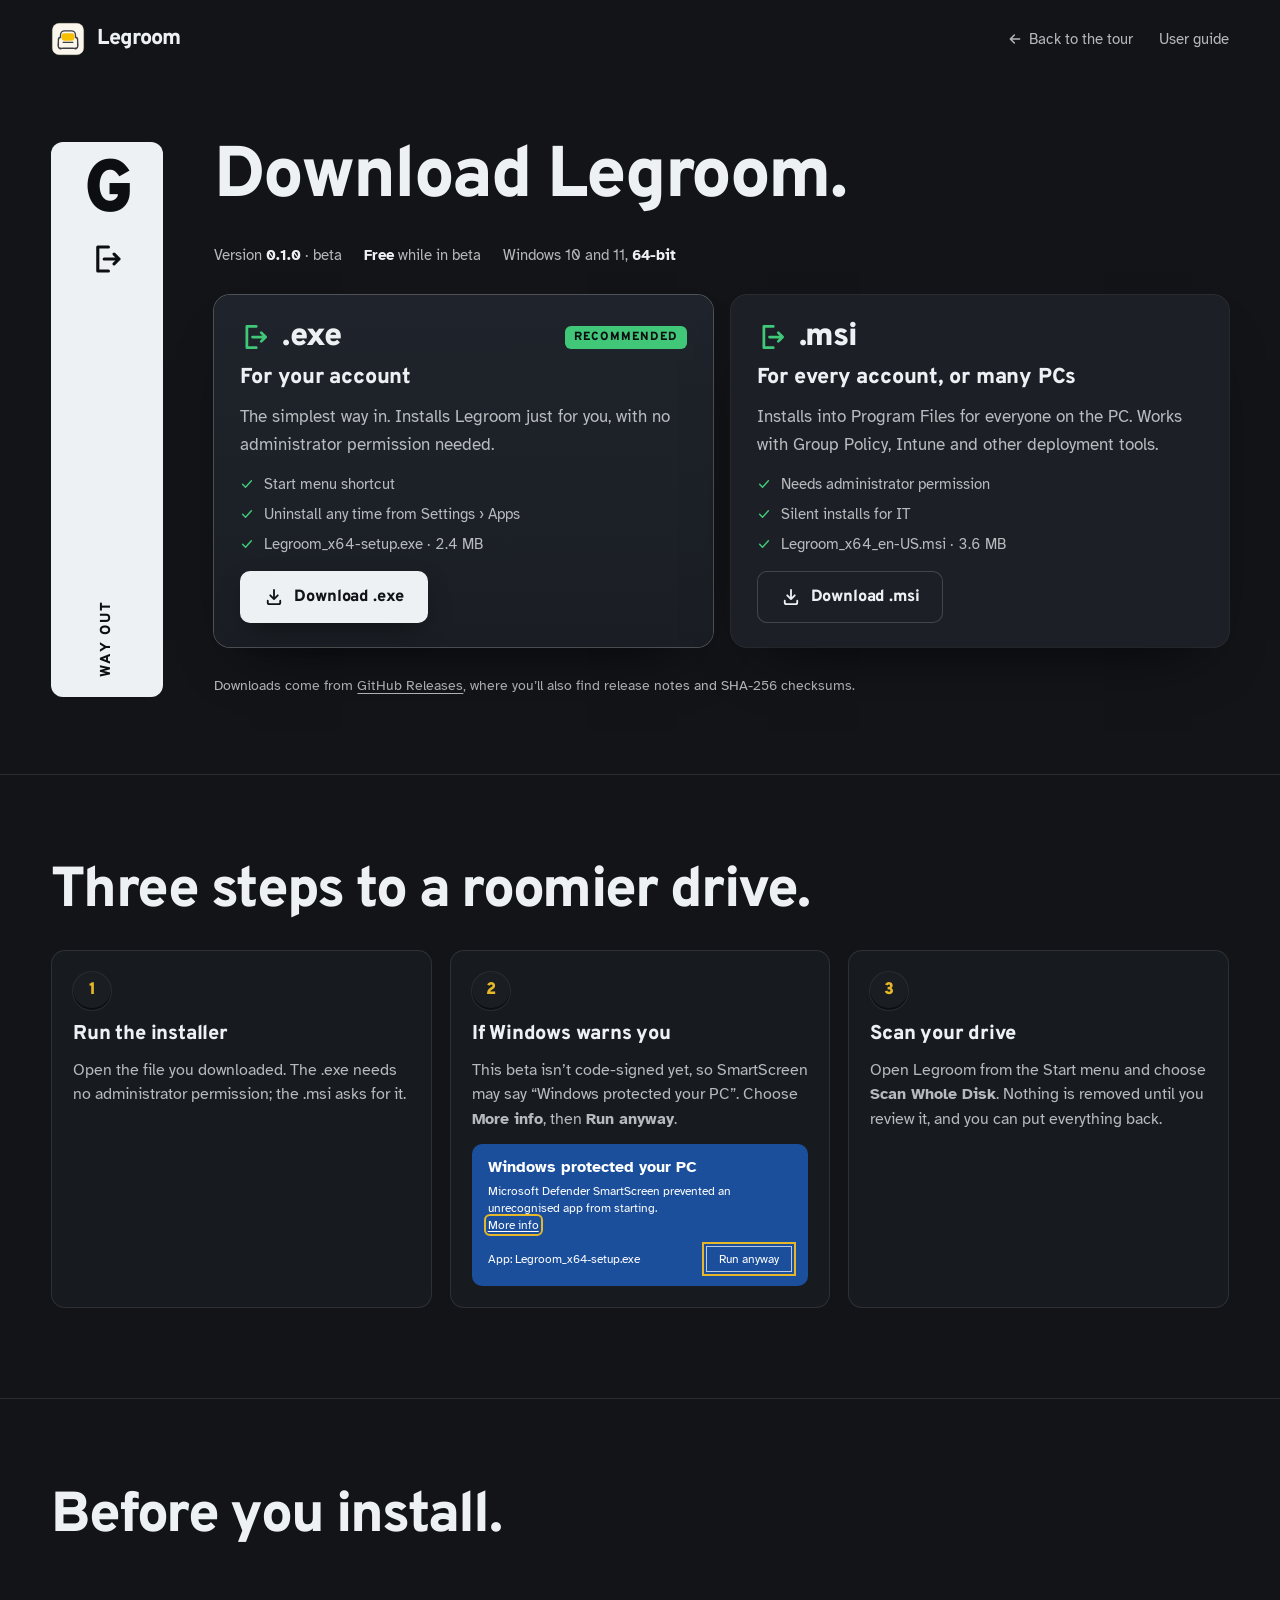
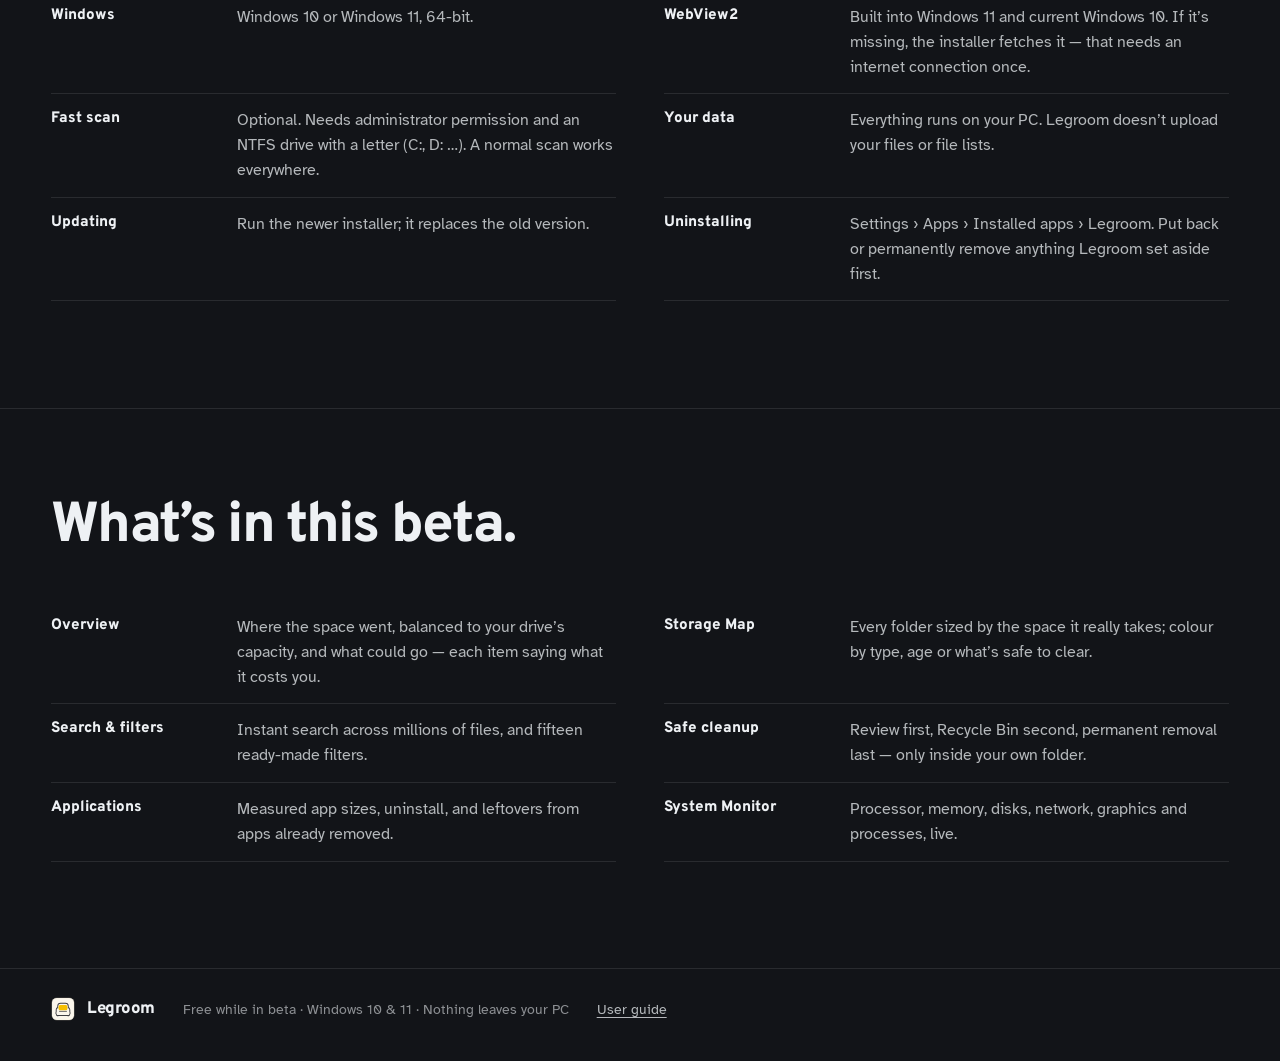
<file: download.html>
<!doctype html>
<html lang="en">
<head>
  <meta charset="utf-8" />
  <meta name="viewport" content="width=device-width, initial-scale=1" />
  <title>Download Legroom for Windows — free while in beta</title>
  <meta name="description" content="Download Legroom for Windows 10 and 11. Choose the per-user .exe installer or the per-machine .msi. Free while in beta." />
  <meta name="theme-color" content="#121418" />
  <link rel="icon" href="assets/icon.svg" type="image/svg+xml" />
  <link rel="icon" href="assets/icon.png" type="image/png" />
  <link rel="preconnect" href="https://fonts.googleapis.com" />
  <link rel="preconnect" href="https://fonts.gstatic.com" crossorigin />
  <link href="https://fonts.googleapis.com/css2?family=Atkinson+Hyperlegible:wght@400;700&family=Overpass:wght@700;800;900&display=swap" rel="stylesheet" />
  <link rel="stylesheet" href="assets/site.css?v=3" />
</head>
<body data-page="download" class="no-lift">
  <a class="skip" href="#doors">Skip to the downloads</a>

  <svg width="0" height="0" style="position:absolute" aria-hidden="true">
    <symbol id="i-check" viewBox="0 0 24 24"><path d="M4.5 12.5l5 5 10-11" fill="none" stroke="currentColor" stroke-width="2.6" stroke-linecap="round" stroke-linejoin="round"/></symbol>
    <symbol id="i-download" viewBox="0 0 24 24"><path d="M12 3.5v11m0 0l-4.5-4.5M12 14.5l4.5-4.5M4.5 16.5v2a2 2 0 002 2h11a2 2 0 002-2v-2" fill="none" stroke="currentColor" stroke-width="2.2" stroke-linecap="round" stroke-linejoin="round"/></symbol>
    <symbol id="p-roof" viewBox="0 0 24 24"><path d="M2.5 11.5L12 4l9.5 7.5M5.5 9.5V20h13V9.5M10 20v-5h4v5" fill="none" stroke="currentColor" stroke-width="2" stroke-linecap="round" stroke-linejoin="round"/></symbol>
    <symbol id="p-overview" viewBox="0 0 24 24"><path d="M4 5.5h16M4 12h11M4 18.5h7" fill="none" stroke="currentColor" stroke-width="3" stroke-linecap="round"/></symbol>
    <symbol id="p-plan" viewBox="0 0 24 24"><path d="M3.5 3.5h17v17h-17zM3.5 12h8M11.5 3.5v5m0 4v8M15 12h5.5" fill="none" stroke="currentColor" stroke-width="2" stroke-linejoin="round"/></symbol>
    <symbol id="p-find" viewBox="0 0 24 24"><circle cx="10.5" cy="10.5" r="6.5" fill="none" stroke="currentColor" stroke-width="2.2"/><path d="M15.5 15.5L21 21" stroke="currentColor" stroke-width="2.4" stroke-linecap="round"/></symbol>
    <symbol id="p-recycle" viewBox="0 0 24 24"><path d="M7 19h10M6 7h12l-1.3 12H7.3zM9.5 7V4.5h5V7" fill="none" stroke="currentColor" stroke-width="2" stroke-linejoin="round"/><path d="M10 11l2-2 2 2M12 9v6" fill="none" stroke="currentColor" stroke-width="1.8" stroke-linecap="round" stroke-linejoin="round"/></symbol>
    <symbol id="p-apps" viewBox="0 0 24 24"><rect x="3.5" y="3.5" width="7" height="7" rx="1.5" fill="none" stroke="currentColor" stroke-width="2"/><rect x="13.5" y="3.5" width="7" height="7" rx="1.5" fill="none" stroke="currentColor" stroke-width="2"/><rect x="3.5" y="13.5" width="7" height="7" rx="1.5" fill="none" stroke="currentColor" stroke-width="2"/><path d="M17 13.5v7M13.5 17h7" stroke="currentColor" stroke-width="2" stroke-linecap="round"/></symbol>
    <symbol id="p-pulse" viewBox="0 0 24 24"><path d="M2.5 12.5h4l2.5-6 4 11 2.5-5h6" fill="none" stroke="currentColor" stroke-width="2.2" stroke-linecap="round" stroke-linejoin="round"/></symbol>
    <symbol id="p-exit" viewBox="0 0 24 24"><path d="M13 3.5H5.5v17H13M10 12h10.5m0 0l-3.5-3.5m3.5 3.5l-3.5 3.5" fill="none" stroke="currentColor" stroke-width="2.2" stroke-linecap="round" stroke-linejoin="round"/></symbol>
    <symbol id="i-back" viewBox="0 0 24 24"><path d="M19 12H5m0 0l6-6m-6 6l6 6" fill="none" stroke="currentColor" stroke-width="2.2" stroke-linecap="round" stroke-linejoin="round"/></symbol>
  </svg>

  <header class="topbar">
    <a class="wordmark" href="./"><img src="assets/icon.svg" alt="" />Legroom</a>
    <nav aria-label="Site">
      <a href="./#roof"><svg width="16" height="16" style="vertical-align:-3px;margin-right:6px"><use href="#i-back"/></svg>Back to the tour</a>
      <a class="hide-sm" href="https://github.com/gteckannur82/legroom/blob/main/USER_GUIDE.md">User guide</a>
    </nav>
  </header>

  <main>
    <section class="dl-hero" aria-labelledby="dl-title">
      <div class="floor-band" aria-hidden="true"><span class="level">G</span><svg class="picto" width="34" height="34"><use href="#p-exit" /></svg><span class="label">Way out</span></div>
      <div class="exit-inner" id="doors">
        <h1 id="dl-title" style="font-size: clamp(2.6rem, 5.6vw, 4.6rem)">Download Legroom.</h1>
        <div class="dl-meta">
          <span>Version <b data-version>0.1.0</b> · beta</span>
          <span><b>Free</b> while in beta</span>
          <span>Windows 10 and 11, <b>64-bit</b></span>
        </div>
        <div class="doors">
          <article class="door recommended" data-download="exe" id="exe">
            <div class="door-sign"><svg class="door-picto" width="30" height="30" aria-hidden="true"><use href="#p-exit" /></svg><span class="ext">.exe</span><span class="badge">Recommended</span></div>
            <h2 class="sign" style="font-size:1.35rem;letter-spacing:-0.01em">For your account</h2>
            <p>The simplest way in. Installs Legroom just for you, with no administrator permission needed.</p>
            <ul class="bare">
              <li><svg width="14" height="14"><use href="#i-check"/></svg>Start menu shortcut</li>
              <li><svg width="14" height="14"><use href="#i-check"/></svg>Uninstall any time from Settings › Apps</li>
              <li><svg width="14" height="14"><use href="#i-check"/></svg><span class="dl-size num">Legroom_x64-setup.exe · 2.4 MB</span></li>
            </ul>
            <a class="btn btn-primary dl-link" href="https://github.com/gteckannur82/legroom/releases/latest/download/Legroom_x64-setup.exe"><svg width="20" height="20"><use href="#i-download" /></svg>Download .exe</a>
            <span class="pending" hidden>The download link is being added. Check back shortly.</span>
          </article>
          <article class="door" data-download="msi" id="msi">
            <div class="door-sign"><svg class="door-picto" width="30" height="30" aria-hidden="true"><use href="#p-exit" /></svg><span class="ext">.msi</span></div>
            <h2 class="sign" style="font-size:1.35rem;letter-spacing:-0.01em">For every account, or many PCs</h2>
            <p>Installs into Program Files for everyone on the PC. Works with Group Policy, Intune and other deployment tools.</p>
            <ul class="bare">
              <li><svg width="14" height="14"><use href="#i-check"/></svg>Needs administrator permission</li>
              <li><svg width="14" height="14"><use href="#i-check"/></svg>Silent installs for IT</li>
              <li><svg width="14" height="14"><use href="#i-check"/></svg><span class="dl-size num">Legroom_x64_en-US.msi · 3.6 MB</span></li>
            </ul>
            <a class="btn btn-ghost dl-link" href="https://github.com/gteckannur82/legroom/releases/latest/download/Legroom_x64_en-US.msi"><svg width="20" height="20"><use href="#i-download" /></svg>Download .msi</a>
            <span class="pending" hidden>The download link is being added. Check back shortly.</span>
          </article>
        </div>
        <p class="board-note">Downloads come from <a href="https://github.com/gteckannur82/legroom/releases/latest">GitHub Releases</a>, where you’ll also find release notes and SHA-256 checksums.</p>
      </div>
    </section>

    <section class="section" id="install" aria-labelledby="install-title">
      <h2 id="install-title">Three steps to a roomier drive.</h2>
      <ol class="bare steps">
        <li class="step">
          <span class="n">1</span>
          <h3>Run the installer</h3>
          <p>Open the file you downloaded. The .exe needs no administrator permission; the .msi asks for it.</p>
        </li>
        <li class="step">
          <span class="n">2</span>
          <h3>If Windows warns you</h3>
          <p>This beta isn’t code-signed yet, so SmartScreen may say “Windows protected your PC”. Choose <b>More info</b>, then <b>Run anyway</b>.</p>
          <div class="smartscreen" role="img" aria-label="The Windows SmartScreen prompt: choose More info, then Run anyway">
            <b>Windows protected your PC</b>
            Microsoft Defender SmartScreen prevented an unrecognised app from starting.
            <div><u>More info</u></div>
            <div class="row2"><span>App: Legroom_x64-setup.exe</span><span class="run">Run anyway</span></div>
          </div>
        </li>
        <li class="step">
          <span class="n">3</span>
          <h3>Scan your drive</h3>
          <p>Open Legroom from the Start menu and choose <b>Scan Whole Disk</b>. Nothing is removed until you review it, and you can put everything back.</p>
        </li>
      </ol>
    </section>

    <section class="section" aria-labelledby="req-title">
      <h2 id="req-title">Before you install.</h2>
      <dl class="specs">
        <div><dt>Windows</dt><dd>Windows 10 or Windows 11, 64-bit.</dd></div>
        <div><dt>WebView2</dt><dd>Built into Windows 11 and current Windows 10. If it’s missing, the installer fetches it — that needs an internet connection once.</dd></div>
        <div><dt>Fast scan</dt><dd>Optional. Needs administrator permission and an NTFS drive with a letter (C:, D: …). A normal scan works everywhere.</dd></div>
        <div><dt>Your data</dt><dd>Everything runs on your PC. Legroom doesn’t upload your files or file lists.</dd></div>
        <div><dt>Updating</dt><dd>Run the newer installer; it replaces the old version.</dd></div>
        <div><dt>Uninstalling</dt><dd>Settings › Apps › Installed apps › Legroom. Put back or permanently remove anything Legroom set aside first.</dd></div>
      </dl>
    </section>

    <section class="section" aria-labelledby="beta-title">
      <h2 id="beta-title">What’s in this beta.</h2>
      <dl class="specs">
        <div><dt>Overview</dt><dd>Where the space went, balanced to your drive’s capacity, and what could go — each item saying what it costs you.</dd></div>
        <div><dt>Storage Map</dt><dd>Every folder sized by the space it really takes; colour by type, age or what’s safe to clear.</dd></div>
        <div><dt>Search &amp; filters</dt><dd>Instant search across millions of files, and fifteen ready-made filters.</dd></div>
        <div><dt>Safe cleanup</dt><dd>Review first, Recycle Bin second, permanent removal last — only inside your own folder.</dd></div>
        <div><dt>Applications</dt><dd>Measured app sizes, uninstall, and leftovers from apps already removed.</dd></div>
        <div><dt>System Monitor</dt><dd>Processor, memory, disks, network, graphics and processes, live.</dd></div>
      </dl>
    </section>
  </main>

  <footer class="footer">
    <a class="wordmark" href="./"><img src="assets/icon.svg" alt="" />Legroom</a>
    <span>Free while in beta · Windows 10 &amp; 11 · Nothing leaves your PC</span>
    <a href="https://github.com/gteckannur82/legroom/blob/main/USER_GUIDE.md">User guide</a>
  </footer>

  <script src="assets/downloads.js?v=3"></script>
  <script src="assets/site.js?v=3"></script>
</body>
</html>
</file>
<file: assets/site.css>
/* Legroom — the building directory.
 *
 * The drive is a building; this site is its directory board. Black board,
 * enamel floor bands in the app's own kind colours, signage lettering for
 * floors and headings, a reading face for everything else, and tabular
 * figures wherever a size appears. Light comes only from the board. */

:root {
  --board: #121418;
  --board-2: #171a1f;
  --plate: #1c2026;
  --plate-2: #232830;
  --app: #1c1d20;
  --app-pane: #1f2023;
  --ink: #eef1f4;
  --ink-2: rgba(238, 241, 244, 0.74);
  --ink-3: rgba(238, 241, 244, 0.56);
  --line: rgba(238, 241, 244, 0.1);
  --line-2: rgba(238, 241, 244, 0.18);

  /* The app's kind palette: floors of the building. */
  --video: #3d85f5;
  --image: #f58c33;
  --audio: #e8579c;
  --document: #946bed;
  --archive: #e65454;
  --developer: #33b86e;
  --apps: #21add6;
  --cache: #21a89e;
  --model: #e6b829;
  --system: #7378bf;
  --other: #78808f;
  --accent: #3b82f5;
  --ok: #40c778;

  --sign: "Overpass", "Segoe UI Variable Display", "Segoe UI", sans-serif;
  --read: "Atkinson Hyperlegible", "Segoe UI Variable Text", "Segoe UI", sans-serif;

  --ease: cubic-bezier(0.16, 1, 0.3, 1);
  --gutter: clamp(16px, 4vw, 56px);
  --lift-w: 76px;
  color-scheme: dark;
}

* {
  box-sizing: border-box;
}

html {
  scroll-behavior: smooth;
  scroll-padding-top: 24px;
}

body {
  margin: 0;
  background: var(--board);
  color: var(--ink);
  font: 400 17px/1.6 var(--read);
  -webkit-font-smoothing: antialiased;
  text-rendering: optimizeLegibility;
  overflow-x: hidden;
}

::selection {
  background: rgba(59, 130, 245, 0.45);
  color: #fff;
}

input,
textarea {
  caret-color: var(--accent);
}

::-webkit-scrollbar {
  width: 12px;
  height: 12px;
}
::-webkit-scrollbar-thumb {
  background: rgba(238, 241, 244, 0.16);
  border: 3px solid var(--board);
  border-radius: 10px;
}
::-webkit-scrollbar-thumb:hover {
  background: rgba(238, 241, 244, 0.28);
}
::-webkit-scrollbar-track {
  background: var(--board);
}

.no-lift {
  --lift-w: 0px;
}

a {
  color: inherit;
  text-underline-offset: 0.22em;
  text-decoration-thickness: 1px;
}

:focus-visible {
  outline: 2px solid var(--accent);
  outline-offset: 3px;
  border-radius: 4px;
}

.num {
  font-variant-numeric: tabular-nums;
}

.skip {
  position: absolute;
  left: 12px;
  top: -60px;
  z-index: 100;
  padding: 10px 16px;
  background: var(--ink);
  color: var(--board);
  border-radius: 8px;
  font-weight: 700;
  text-decoration: none;
  transition: top 0.2s var(--ease);
}
.skip:focus {
  top: 12px;
}

/* ---- signage type ------------------------------------------------------------ */

.sign {
  font-family: var(--sign);
  letter-spacing: -0.02em;
}

h1,
h2,
h3 {
  font-family: var(--sign);
  font-weight: 800;
  letter-spacing: -0.03em;
  line-height: 1.02;
  margin: 0;
  text-wrap: balance;
}

h1 {
  font-size: clamp(2.8rem, 5.1vw, 4.4rem);
}

h2 {
  font-size: clamp(2.2rem, 4.4vw, 3.6rem);
}

h3 {
  font-size: 1.25rem;
  letter-spacing: -0.01em;
  line-height: 1.2;
}

p {
  margin: 0;
  text-wrap: pretty;
}

.lede {
  font-size: clamp(1.08rem, 1.5vw, 1.24rem);
  color: var(--ink-2);
  max-width: 34rem;
}

/* ---- buttons ----------------------------------------------------------------- */

.btn {
  display: inline-flex;
  align-items: center;
  gap: 10px;
  min-height: 52px;
  padding: 0 24px;
  border-radius: 10px;
  border: 0;
  font: 800 1.02rem/1 var(--sign);
  letter-spacing: -0.01em;
  text-decoration: none;
  cursor: pointer;
  transition: transform 0.25s var(--ease), background 0.2s, box-shadow 0.25s var(--ease), color 0.2s;
}
.btn svg {
  flex: none;
}
.btn-primary {
  background: var(--ink);
  color: var(--board);
  box-shadow: 0 10px 30px -12px rgba(0, 0, 0, 0.7);
}
.btn-primary:hover {
  transform: translateY(-2px);
  box-shadow: 0 18px 36px -14px rgba(0, 0, 0, 0.8);
}
.btn-primary:active {
  transform: translateY(0);
}
.btn-ghost {
  background: transparent;
  color: var(--ink);
  box-shadow: inset 0 0 0 1px var(--line-2);
}
.btn-ghost:hover {
  background: rgba(238, 241, 244, 0.06);
}
.btn[aria-disabled="true"] {
  background: var(--plate-2);
  color: var(--ink-3);
  box-shadow: inset 0 0 0 1px var(--line);
  cursor: not-allowed;
  transform: none;
}
.btn small {
  font: 400 0.82rem/1 var(--read);
  opacity: 0.72;
  letter-spacing: 0;
}

/* ---- top bar ----------------------------------------------------------------- */

.topbar {
  display: flex;
  align-items: center;
  gap: 24px;
  padding: 22px var(--gutter);
  padding-right: calc(var(--gutter) + var(--lift-w));
}
.wordmark {
  display: inline-flex;
  align-items: center;
  gap: 12px;
  font: 800 1.35rem/1 var(--sign);
  letter-spacing: -0.03em;
  text-decoration: none;
}
.wordmark img {
  width: 34px;
  height: 34px;
}
.topbar nav {
  margin-left: auto;
  display: flex;
  align-items: center;
  gap: 26px;
  font-size: 0.95rem;
}
.topbar nav a:not(.btn) {
  color: var(--ink-2);
  text-decoration: none;
}
.topbar nav a:not(.btn):hover {
  color: var(--ink);
}
.topbar .btn {
  min-height: 42px;
  padding: 0 18px;
  font-size: 0.95rem;
}

/* ---- the lift ---------------------------------------------------------------- */

.lift {
  position: fixed;
  right: 18px;
  top: 50%;
  transform: translateY(-50%);
  z-index: 40;
  width: 58px;
  display: flex;
  flex-direction: column;
  align-items: center;
  gap: 10px;
  padding: 10px 0 12px;
  background: #0c0e11;
  border-radius: 14px;
  box-shadow: 0 0 0 1px var(--line), 0 20px 40px -18px rgba(0, 0, 0, 0.9);
}
.lift-display {
  position: relative;
  width: 42px;
  height: 50px;
  border-radius: 8px;
  background: #050607;
  box-shadow: inset 0 0 0 1px rgba(255, 255, 255, 0.05);
  overflow: hidden;
  display: flex;
  flex-direction: column;
  align-items: center;
}
.lift-arrow {
  height: 14px;
  margin-top: 4px;
  color: var(--model);
  transition: transform 0.4s var(--ease), opacity 0.3s;
}
.lift-arrow.down {
  transform: rotate(180deg);
}
.lift-arrow.idle {
  opacity: 0.25;
}
.lift-strip-window {
  height: 28px;
  overflow: hidden;
}
.lift-strip {
  display: flex;
  flex-direction: column;
  transition: transform 0.55s var(--ease);
}
.lift-strip span {
  height: 28px;
  line-height: 28px;
  text-align: center;
  font: 900 1.45rem/28px var(--sign);
  color: var(--model);
}
.lift ol {
  list-style: none;
  margin: 0;
  padding: 0;
  display: flex;
  flex-direction: column;
  gap: 5px;
}
.lift a {
  position: relative;
  display: grid;
  place-items: center;
  width: 34px;
  height: 34px;
  border-radius: 50%;
  font: 800 0.9rem/1 var(--sign);
  color: var(--ink-2);
  text-decoration: none;
  background: #1a1d22;
  box-shadow: inset 0 -2px 0 rgba(0, 0, 0, 0.5), 0 0 0 1px rgba(255, 255, 255, 0.06);
  transition: color 0.2s, box-shadow 0.3s var(--ease), background 0.2s;
}
.lift a:hover {
  color: var(--ink);
  background: #22262c;
}
.lift a[aria-current="true"] {
  color: #0c0e11;
  background: var(--floor, var(--ink));
  box-shadow: 0 0 0 2px #0c0e11, 0 0 0 3px var(--floor, var(--ink));
}
.lift a .tip {
  position: absolute;
  right: 46px;
  white-space: nowrap;
  padding: 6px 10px;
  border-radius: 6px;
  background: var(--ink);
  color: var(--board);
  font: 700 0.8rem/1 var(--read);
  opacity: 0;
  transform: translateX(6px);
  pointer-events: none;
  transition: opacity 0.2s, transform 0.3s var(--ease);
}
.lift a:hover .tip,
.lift a:focus-visible .tip {
  opacity: 1;
  transform: none;
}

/* ---- hero: the directory board -------------------------------------------------- */

.hero {
  display: grid;
  grid-template-columns: minmax(0, 5fr) minmax(0, 7fr);
  gap: clamp(32px, 5vw, 80px);
  align-items: center;
  padding: clamp(20px, 4vw, 56px) var(--gutter) clamp(56px, 8vw, 110px);
  padding-right: calc(var(--gutter) + var(--lift-w));
  min-height: min(calc(100vh - 90px), 900px);
}
.hero-copy {
  display: flex;
  flex-direction: column;
  gap: 26px;
}
.hero-copy h1 span {
  display: block;
  color: var(--ink-3);
  white-space: nowrap;
}
.hero-actions {
  display: flex;
  flex-wrap: wrap;
  gap: 12px;
  margin-top: 6px;
}
.hero-facts {
  display: flex;
  flex-wrap: wrap;
  gap: 8px 22px;
  font-size: 0.92rem;
  color: var(--ink-2);
}
.hero-facts li {
  display: inline-flex;
  align-items: center;
  gap: 8px;
}
.hero-facts svg {
  color: var(--ok);
  flex: none;
}
.bare {
  list-style: none;
  margin: 0;
  padding: 0;
}

.board {
  position: relative;
  background: linear-gradient(180deg, #181b20, #121418 70%);
  border-radius: 18px;
  padding: 26px 26px 22px;
  box-shadow: 0 0 0 1px var(--line), 0 40px 80px -40px rgba(0, 0, 0, 0.95), inset 0 1px 0 rgba(255, 255, 255, 0.05);
}
.board-head {
  display: flex;
  align-items: baseline;
  gap: 14px;
  padding-bottom: 16px;
  border-bottom: 1px solid var(--line-2);
}
.board-head .drive {
  font: 900 2.4rem/1 var(--sign);
  letter-spacing: -0.04em;
}
.board-head .title.cap {
  color: var(--ink);
}
.board-head .title {
  font: 800 1rem/1.2 var(--sign);
  text-transform: uppercase;
  letter-spacing: 0.08em;
  color: var(--ink-2);
}
.board-head .example {
  margin-left: auto;
  font-size: 0.78rem;
  color: var(--ink-3);
  border: 1px solid var(--line-2);
  padding: 3px 8px;
  border-radius: 999px;
  white-space: nowrap;
}

.board-body {
  display: grid;
  grid-template-columns: 96px minmax(0, 1fr);
  gap: 24px;
  margin-top: 18px;
}

/* The elevation: floor heights are bytes, and nothing else. */
.elevation {
  position: relative;
  height: 430px;
  display: flex;
  flex-direction: column-reverse;
  border-radius: 6px 6px 3px 3px;
  overflow: hidden;
  background: repeating-linear-gradient(135deg, rgba(238, 241, 244, 0.05) 0 2px, transparent 2px 9px);
  box-shadow: inset 0 0 0 1px var(--line-2);
}
.elevation .storey {
  position: relative;
  flex: 0 0 auto;
  height: calc(var(--share) * 100%);
  background: var(--c);
  box-shadow: inset 0 1px 0 rgba(0, 0, 0, 0.55);
  transition: height 1.1s var(--ease), filter 0.3s;
}
.elevation .storey.vacant {
  background: transparent;
}
.elevation .reclaim {
  position: absolute;
  left: 0;
  right: 0;
  top: 0;
  height: calc(var(--r) * 100%);
  background: repeating-linear-gradient(135deg, rgba(18, 20, 24, 0.85) 0 3px, rgba(18, 20, 24, 0.25) 3px 7px);
  box-shadow: inset 0 0 0 1px rgba(255, 255, 255, 0.55);
  opacity: 0;
  transition: opacity 0.6s var(--ease), height 1.1s var(--ease);
}
.board.show-reclaim .elevation .reclaim {
  opacity: 1;
}
.board.after .elevation .reclaim {
  height: 0;
  opacity: 0;
}
.elevation .storey.dimmed {
  filter: saturate(0.25) brightness(0.55);
}
.ground {
  height: 8px;
  margin-top: 4px;
  background: repeating-linear-gradient(90deg, var(--ink-3) 0 6px, transparent 6px 10px);
  opacity: 0.6;
  border-radius: 2px;
}

.directory {
  display: flex;
  flex-direction: column;
}
.directory li {
  display: grid;
  grid-template-columns: 30px minmax(0, 1fr) auto;
  align-items: center;
  gap: 12px;
  padding: 5px 4px;
  border-bottom: 1px solid var(--line);
  transition: opacity 0.4s var(--ease), background 0.2s;
  cursor: default;
}
.directory li:hover {
  background: rgba(238, 241, 244, 0.04);
}
.directory .band {
  display: grid;
  place-items: center;
  height: 24px;
  border-radius: 4px;
  background: var(--c);
  color: #0c0e11;
  font: 900 0.8rem/1 var(--sign);
}
.directory li.vacant .band {
  background: transparent;
  box-shadow: inset 0 0 0 1.5px var(--ink-3);
  color: var(--ink-2);
}
.directory .name {
  font: 700 1rem/1.2 var(--sign);
  letter-spacing: -0.01em;
  white-space: nowrap;
  overflow: hidden;
  text-overflow: ellipsis;
}
.directory .name small {
  font: 400 0.82rem var(--read);
  color: var(--ink-3);
  margin-left: 6px;
}
.directory .size {
  font: 700 1rem/1 var(--sign);
  font-variant-numeric: tabular-nums;
  text-align: right;
  min-width: 82px;
}
.directory .size .was {
  display: block;
  font: 400 0.74rem/1.3 var(--read);
  color: var(--ink-3);
  text-decoration: line-through;
  height: 0;
  overflow: hidden;
  transition: height 0.4s var(--ease);
}
.board.after .directory .size .was {
  height: 1.1em;
}
.directory li.dim {
  opacity: 0.35;
}

.balance {
  display: grid;
  grid-template-columns: auto 1fr auto;
  align-items: center;
  gap: 12px;
  margin-top: 14px;
  padding-top: 12px;
  border-top: 2px solid var(--ink-2);
  font: 800 1.05rem/1 var(--sign);
}
.balance .eq {
  color: var(--ink-3);
  font-weight: 700;
  font-size: 0.92rem;
}
.balance .total {
  font-size: 1.35rem;
  font-variant-numeric: tabular-nums;
}
.balance .cap-word {
  font: 700 0.92rem/1 var(--read);
  color: var(--ink-2);
}
.balance .check {
  color: var(--ok);
  display: inline-flex;
}
.balance .check path {
  stroke-dasharray: 30;
  stroke-dashoffset: 30;
  transition: stroke-dashoffset 0.6s var(--ease) 0.2s;
}
.board.balanced .balance .check path {
  stroke-dashoffset: 0;
}

/* "You are here": where the building stops and the free space begins. */
.here-line {
  position: absolute;
  left: -8px;
  right: -8px;
  top: 0;
  border-top: 2px dashed var(--model);
  transition: top 1.1s var(--ease), opacity 0.5s;
  pointer-events: none;
}
.here-line::before {
  content: "";
  position: absolute;
  left: -5px;
  top: -7px;
  width: 12px;
  height: 12px;
  border-radius: 50%;
  background: var(--model);
  box-shadow: 0 0 0 3px var(--board);
}
.here-pill {
  display: inline-block;
  margin-left: 8px;
  padding: 3px 7px 2px;
  border-radius: 5px;
  background: var(--model);
  color: #0c0e11;
  font: 800 0.7rem/1.2 var(--sign);
  text-transform: uppercase;
  letter-spacing: 0.06em;
  vertical-align: 2px;
}

.board-controls {
  display: flex;
  align-items: center;
  gap: 14px;
  margin-top: 18px;
  flex-wrap: wrap;
}
.toggle {
  display: inline-flex;
  padding: 3px;
  border-radius: 10px;
  background: #0c0e11;
  box-shadow: inset 0 0 0 1px var(--line);
}
.toggle button {
  border: 0;
  background: transparent;
  color: var(--ink-2);
  padding: 8px 14px;
  border-radius: 7px;
  font: 700 0.88rem/1 var(--sign);
  cursor: pointer;
  transition: background 0.25s var(--ease), color 0.2s;
}
.toggle button[aria-pressed="true"] {
  background: var(--ink);
  color: var(--board);
}
.board-note {
  font-size: 0.86rem;
  color: var(--ink-2);
}
.board-note b {
  color: var(--ink);
  font-variant-numeric: tabular-nums;
}

/* ---- floors ------------------------------------------------------------------ */

.floor {
  position: relative;
  display: grid;
  grid-template-columns: 112px minmax(0, 5fr) minmax(0, 7fr);
  gap: clamp(24px, 4vw, 64px);
  align-items: center;
  padding: clamp(70px, 10vw, 140px) var(--gutter);
  padding-right: calc(var(--gutter) + var(--lift-w));
  border-top: 1px solid var(--line);
}

/* The floor band: an enamel field running the floor's height, its number
   set large like a lift-lobby sign. */
.floor-band {
  align-self: stretch;
  position: relative;
  border-radius: 12px;
  background: var(--floor);
  color: #0c0e11;
  display: flex;
  flex-direction: column;
  justify-content: space-between;
  padding: 18px 0 20px;
  min-height: 320px;
  transition: filter 0.6s var(--ease);
}
.floor-band .level {
  font: 900 4.6rem/0.9 var(--sign);
  letter-spacing: -0.05em;
  text-align: center;
}
.floor-band .picto {
  align-self: center;
  margin-top: 16px;
  margin-bottom: auto;
}
.floor-band .label {
  writing-mode: vertical-rl;
  transform: rotate(180deg);
  align-self: center;
  font: 800 0.9rem/1 var(--sign);
  text-transform: uppercase;
  letter-spacing: 0.14em;
}

.floor-copy {
  display: flex;
  flex-direction: column;
  gap: 22px;
}
.floor-copy p {
  color: var(--ink-2);
  max-width: 34rem;
}
.facts {
  display: flex;
  flex-direction: column;
  border-top: 1px solid var(--line);
}
.facts li {
  display: grid;
  grid-template-columns: 22px minmax(0, 1fr);
  gap: 12px;
  padding: 12px 0;
  border-bottom: 1px solid var(--line);
  font-size: 0.97rem;
  color: var(--ink-2);
}
.facts li b {
  color: var(--ink);
  font-weight: 700;
}
.facts svg {
  margin-top: 4px;
  color: var(--floor);
}

/* One floor lit at a time; the rest of the building waits in the dark. */
.floor:not(.lit) .screen {
  filter: saturate(0.35) brightness(0.62);
}
.floor:not(.lit) .floor-band {
  filter: saturate(0.5) brightness(0.7);
}
.screen {
  transition: filter 0.8s var(--ease);
}

/* ---- the app window ----------------------------------------------------------- */

.window {
  position: relative;
  border-radius: 12px;
  background: var(--app);
  overflow: hidden;
  box-shadow: 0 0 0 1px rgba(255, 255, 255, 0.08), 0 30px 70px -30px rgba(0, 0, 0, 0.95), 0 8px 20px -10px rgba(0, 0, 0, 0.6);
  font: 400 13px/1.4 "Segoe UI Variable Text", "Segoe UI", var(--read);
  color: #f0f1f3;
}
.titlebar {
  display: flex;
  align-items: center;
  gap: 8px;
  height: 38px;
  padding: 0 12px;
  font-size: 12px;
  color: rgba(240, 241, 243, 0.7);
  border-bottom: 1px solid rgba(255, 255, 255, 0.06);
}
.titlebar img {
  width: 16px;
  height: 16px;
}
.titlebar .caps {
  margin-left: auto;
  display: flex;
  gap: 18px;
}
.titlebar .caps i {
  width: 10px;
  height: 10px;
  border: 1px solid rgba(240, 241, 243, 0.45);
  border-radius: 1px;
}
.titlebar .caps i:first-child {
  border-width: 0 0 1px;
  border-radius: 0;
  height: 6px;
}
.pane {
  background: var(--app-pane);
  padding: 18px 20px 20px;
  min-height: 380px;
}
.pane .h4 {
  margin: 0 0 4px;
  font: 600 15px/1.3 "Segoe UI Variable Display", "Segoe UI", sans-serif;
}
.pane .sub {
  font-size: 12px;
  color: rgba(240, 241, 243, 0.62);
}
.card {
  background: rgba(255, 255, 255, 0.035);
  border: 0.5px solid rgba(255, 255, 255, 0.07);
  border-radius: 12px;
  padding: 14px;
}
.chip {
  display: inline-flex;
  align-items: center;
  padding: 2px 8px;
  border-radius: 999px;
  font-size: 12px;
  font-weight: 600;
  color: var(--t);
  background: color-mix(in srgb, var(--t) 15%, transparent);
  white-space: nowrap;
}
.tick {
  width: 16px;
  height: 16px;
  flex: none;
  border-radius: 4px;
  border: 1.5px solid rgba(240, 241, 243, 0.42);
  display: grid;
  place-items: center;
  color: #fff;
  transition: background 0.25s var(--ease), border-color 0.25s;
}
.tick svg {
  opacity: 0;
  transform: scale(0.4);
  transition: opacity 0.2s, transform 0.3s var(--ease);
}
.tick.on {
  background: var(--accent);
  border-color: var(--accent);
}
.tick.on svg {
  opacity: 1;
  transform: none;
}
.w-btn {
  display: inline-flex;
  align-items: center;
  justify-content: center;
  gap: 6px;
  height: 30px;
  padding: 0 14px;
  border-radius: 8px;
  font-size: 12.5px;
  font-weight: 600;
  background: rgba(255, 255, 255, 0.065);
  border: 0.5px solid rgba(255, 255, 255, 0.12);
  white-space: nowrap;
  transition: transform 0.2s var(--ease), background 0.2s;
}
.w-btn.primary {
  background: #2563eb;
  border-color: rgba(255, 255, 255, 0.14);
}
.w-btn.pressed {
  transform: scale(0.95);
  background: #1d4fc4;
}

/* scan */
.scan {
  display: grid;
  place-items: center;
  gap: 16px;
  padding: 26px 0 8px;
  text-align: center;
}
.ring {
  position: relative;
  width: 132px;
  height: 132px;
}
.ring svg {
  transform: rotate(-90deg);
}
.ring .track {
  stroke: rgba(255, 255, 255, 0.1);
}
.ring .arc {
  stroke: var(--accent);
  transition: stroke-dashoffset 0.12s linear;
}
.ring b {
  position: absolute;
  inset: 0;
  display: grid;
  place-items: center;
  font: 600 22px/1 "Segoe UI Variable Display", "Segoe UI", sans-serif;
}
.scan .what {
  font: 600 17px/1.3 "Segoe UI Variable Display", "Segoe UI", sans-serif;
}
.scan .count {
  font-size: 14px;
  color: rgba(240, 241, 243, 0.66);
  font-variant-numeric: tabular-nums;
}
.scan-modes {
  display: grid;
  grid-template-columns: 1fr 1fr;
  gap: 10px;
  margin-top: 18px;
}
.scan-modes .card {
  display: flex;
  flex-direction: column;
  gap: 6px;
  transition: box-shadow 0.4s var(--ease), background 0.4s;
}
.scan-modes .card.on {
  background: color-mix(in srgb, var(--accent) 11%, transparent);
  box-shadow: inset 0 0 0 1px color-mix(in srgb, var(--accent) 55%, transparent);
}
.scan-modes b {
  font-size: 13px;
}
.scan-modes span {
  font-size: 12px;
  color: rgba(240, 241, 243, 0.66);
}

/* overview */
.recon-bar {
  display: flex;
  gap: 1px;
  height: 22px;
  border-radius: 5px;
  overflow: hidden;
  margin: 12px 0 10px;
  background: rgba(255, 255, 255, 0.04);
}
.recon-bar span {
  width: 0;
  transition: width 1s var(--ease);
}
.recon-legend {
  display: grid;
  grid-template-columns: repeat(2, minmax(0, 1fr));
  gap: 5px 16px;
  font-size: 12px;
}
.recon-legend div {
  display: flex;
  align-items: center;
  gap: 7px;
}
.recon-legend i {
  width: 9px;
  height: 9px;
  border-radius: 2px;
  flex: none;
}
.recon-legend .n {
  margin-left: auto;
  color: rgba(240, 241, 243, 0.64);
  font-variant-numeric: tabular-nums;
}
.findings {
  margin-top: 14px;
  display: flex;
  flex-direction: column;
  gap: 4px;
}
.finding {
  display: flex;
  align-items: flex-start;
  gap: 10px;
  padding: 9px 10px;
  border-radius: 8px;
  transition: background 0.3s, opacity 0.5s var(--ease), transform 0.6s var(--ease);
}
.finding.on {
  background: color-mix(in srgb, var(--accent) 10%, transparent);
}
.finding .grow {
  flex: 1;
  min-width: 0;
}
.finding .label {
  font-weight: 600;
  display: flex;
  gap: 8px;
  align-items: center;
}
.finding .where {
  font-size: 12px;
  color: rgba(240, 241, 243, 0.6);
}
.finding .size {
  font-weight: 600;
  font-variant-numeric: tabular-nums;
}

/* storage map */
.map {
  position: relative;
  height: 330px;
  border-radius: 8px;
  overflow: hidden;
  background: #16171b;
  margin-top: 10px;
}
.map .tile {
  position: absolute;
  overflow: hidden;
  color: #fff;
  box-shadow: inset 0 0 0 0.5px rgba(0, 0, 0, 0.5);
  transition: left 0.9s var(--ease), top 0.9s var(--ease), width 0.9s var(--ease), height 0.9s var(--ease),
    background-color 0.7s, opacity 0.5s;
}
.map .tile .t {
  position: absolute;
  left: 6px;
  top: 4px;
  right: 6px;
  font-size: 12px;
  font-weight: 500;
  line-height: 1.25;
  text-shadow: 0 1px 2px rgba(0, 0, 0, 0.45);
  white-space: nowrap;
  overflow: hidden;
  text-overflow: ellipsis;
}
.map .tile .t small {
  display: block;
  opacity: 0.78;
  font-size: 12px;
}
.crumbs {
  display: flex;
  align-items: center;
  gap: 6px;
  font-size: 13px;
  color: rgba(240, 241, 243, 0.62);
}
.crumbs b {
  color: #f0f1f3;
  font-weight: 600;
}
.mode-chips {
  margin-left: auto;
  display: flex;
  gap: 4px;
}
.mode-chips span {
  padding: 3px 9px;
  border-radius: 999px;
  font-size: 12px;
  font-weight: 600;
  color: rgba(240, 241, 243, 0.62);
  transition: background 0.3s, color 0.3s;
}
.mode-chips span.on {
  background: #2563eb;
  color: #fff;
}
.map-head {
  display: flex;
  align-items: center;
  gap: 10px;
}

/* search */
.field {
  display: flex;
  align-items: center;
  gap: 8px;
  height: 34px;
  padding: 0 11px;
  border-radius: 8px;
  background: rgba(255, 255, 255, 0.065);
  border: 1px solid var(--accent);
  box-shadow: 0 0 0 2px color-mix(in srgb, var(--accent) 25%, transparent);
  font-size: 13px;
}
.field .typed {
  white-space: pre;
}
.field .caret {
  width: 1.5px;
  height: 16px;
  background: var(--accent);
  animation: blink 1s steps(1) infinite;
}
@keyframes blink {
  50% {
    opacity: 0;
  }
}
.field .scope {
  margin-left: auto;
  font-size: 12px;
  color: rgba(240, 241, 243, 0.62);
}
.results {
  margin-top: 10px;
  border-radius: 10px;
  background: #2a2b2f;
  border: 0.5px solid rgba(255, 255, 255, 0.12);
  overflow: hidden;
}
.results-head {
  display: flex;
  gap: 8px;
  padding: 9px 12px;
  border-bottom: 0.5px solid rgba(255, 255, 255, 0.08);
  font-size: 12.5px;
}
.results-head .dim {
  color: rgba(240, 241, 243, 0.62);
}
.row {
  display: flex;
  align-items: center;
  gap: 10px;
  padding: 6px 12px;
  font-size: 12.5px;
  transition: opacity 0.35s var(--ease), transform 0.5s var(--ease);
}
.row .grow {
  flex: 1;
  min-width: 0;
}
.row .grow b {
  font-weight: 600;
  display: block;
}
.row .grow span {
  font-size: 12px;
  color: rgba(240, 241, 243, 0.56);
}
.row .size {
  font-weight: 600;
  font-variant-numeric: tabular-nums;
  min-width: 64px;
  text-align: right;
}
.row .bar {
  height: 3px;
  border-radius: 2px;
  background: color-mix(in srgb, var(--accent) 60%, transparent);
  margin-top: 3px;
}
.ico {
  width: 18px;
  height: 18px;
  border-radius: 4px;
  flex: none;
  background: var(--t);
  opacity: 0.85;
}
.filters {
  display: grid;
  grid-template-columns: repeat(3, minmax(0, 1fr));
  gap: 6px;
  margin-top: 12px;
}
.filters span {
  display: flex;
  justify-content: space-between;
  gap: 6px;
  padding: 7px 9px;
  border-radius: 8px;
  font-size: 12px;
  background: rgba(255, 255, 255, 0.04);
  color: rgba(240, 241, 243, 0.75);
  transition: background 0.3s, color 0.3s;
}
.filters span.on {
  background: color-mix(in srgb, var(--accent) 18%, transparent);
  color: #fff;
}
.filters em {
  font-style: normal;
  font-variant-numeric: tabular-nums;
  color: rgba(240, 241, 243, 0.56);
}

/* cleanup */
.queue {
  display: flex;
  align-items: center;
  gap: 12px;
  padding: 10px 12px;
  border-radius: 12px;
  background: #2a2b2f;
  border: 0.5px solid rgba(255, 255, 255, 0.12);
  box-shadow: 0 14px 30px -14px rgba(0, 0, 0, 0.8);
  font-size: 13px;
}
.queue b {
  flex: 1;
}
.sheet {
  margin-top: 12px;
  border-radius: 14px;
  background: #2a2b2f;
  border: 0.5px solid rgba(255, 255, 255, 0.12);
  padding: 16px;
  transform-origin: 50% 100%;
  transition: opacity 0.5s var(--ease), transform 0.6s var(--ease);
}
.sheet.closed {
  opacity: 0;
  transform: translateY(16px) scale(0.98);
}
.sheet .h5 {
  margin: 0 0 2px;
  font: 600 15px/1.3 "Segoe UI Variable Display", "Segoe UI", sans-serif;
}
.sheet .sec {
  margin: 12px 0 4px;
  font-size: 12px;
  font-weight: 600;
  letter-spacing: 0.06em;
  text-transform: uppercase;
  color: rgba(240, 241, 243, 0.6);
}
.sheet .row {
  padding: 5px 0;
}
.sheet .reason {
  color: #f37a77;
  font-size: 12px;
}
.sheet .foot {
  display: flex;
  justify-content: flex-end;
  gap: 8px;
  margin-top: 14px;
}
.stamp {
  position: absolute;
  right: 34px;
  bottom: 74px;
  padding: 10px 16px;
  border: 3px solid var(--ok);
  border-radius: 10px;
  color: var(--ok);
  font: 900 15px/1.15 var(--sign);
  text-transform: uppercase;
  letter-spacing: 0.06em;
  text-align: center;
  background: rgba(18, 20, 24, 0.88);
  transform: rotate(-7deg) scale(1.6);
  opacity: 0;
  transition: transform 0.45s var(--ease), opacity 0.15s;
  pointer-events: none;
}
.stamp small {
  display: block;
  font: 600 12px/1.3 var(--read);
  letter-spacing: 0.02em;
  text-transform: none;
}
.stamp.landed {
  opacity: 1;
  transform: rotate(-7deg) scale(1);
}

/* apps */
.app-row {
  display: flex;
  align-items: center;
  gap: 12px;
  padding: 8px 10px;
  border-radius: 9px;
  transition: opacity 0.4s var(--ease), transform 0.5s var(--ease), background 0.3s;
}
.app-row.busy {
  background: color-mix(in srgb, #fa9e33 10%, transparent);
}
.app-row.gone {
  opacity: 0;
  transform: translateX(28px);
}
.app-row .glyph {
  width: 30px;
  height: 30px;
  border-radius: 8px;
  flex: none;
  display: grid;
  place-items: center;
  font: 800 13px/1 var(--sign);
  color: #0c0e11;
  background: var(--t);
}
.app-row .grow {
  flex: 1;
  min-width: 0;
}
.app-row .grow b {
  font-weight: 600;
}
.app-row .grow span {
  display: block;
  font-size: 12px;
  color: rgba(240, 241, 243, 0.6);
}
.app-row .size {
  font-weight: 600;
  font-variant-numeric: tabular-nums;
  text-align: right;
  min-width: 70px;
}
.app-row .size small {
  display: block;
  font-weight: 400;
  font-size: 12px;
  color: rgba(240, 241, 243, 0.5);
}
.app-row .w-btn {
  width: 96px;
}
.leftover {
  margin-top: 12px;
  padding-top: 10px;
  border-top: 0.5px solid rgba(255, 255, 255, 0.1);
}
.leftover .cap {
  font-size: 12px;
  font-weight: 600;
  letter-spacing: 0.06em;
  text-transform: uppercase;
  color: rgba(240, 241, 243, 0.6);
  padding: 0 10px 4px;
}

/* monitor */
.mon-grid {
  display: grid;
  grid-template-columns: repeat(2, minmax(0, 1fr));
  gap: 10px;
}
.mon-card {
  display: flex;
  flex-direction: column;
  gap: 8px;
}
.mon-head {
  display: flex;
  align-items: baseline;
  gap: 8px;
  font-size: 12.5px;
  font-weight: 600;
}
.mon-head .v {
  margin-left: auto;
  font: 600 18px/1 "Segoe UI Variable Display", "Segoe UI", sans-serif;
  font-variant-numeric: tabular-nums;
}
.spark {
  display: block;
  width: 100%;
  height: 46px;
  border-radius: 6px;
  background: rgba(255, 255, 255, 0.03);
  border: 0.5px solid rgba(255, 255, 255, 0.07);
}
.cores {
  display: grid;
  grid-template-columns: repeat(12, 1fr);
  gap: 3px;
  height: 26px;
}
.cores i {
  position: relative;
  border-radius: 3px;
  background: rgba(255, 255, 255, 0.06);
  overflow: hidden;
}
.cores i::after {
  content: "";
  position: absolute;
  left: 0;
  right: 0;
  bottom: 0;
  height: var(--h, 10%);
  background: var(--accent);
  transition: height 0.6s var(--ease);
}
.mem-bar {
  display: flex;
  height: 9px;
  border-radius: 4px;
  overflow: hidden;
  background: rgba(255, 255, 255, 0.06);
}
.mem-bar span {
  transition: width 0.8s var(--ease);
}
.procs {
  margin-top: 10px;
}
.procs .p {
  display: grid;
  grid-template-columns: minmax(0, 1fr) 60px 72px;
  gap: 10px;
  padding: 4px 8px;
  font-size: 12px;
  border-radius: 6px;
  transition: transform 0.5s var(--ease);
}
.procs .p.head {
  font-size: 12px;
  font-weight: 600;
  color: rgba(240, 241, 243, 0.6);
}
.procs .p span:not(:first-child) {
  text-align: right;
  font-variant-numeric: tabular-nums;
}
.procs .p .hot {
  border-radius: 4px;
  padding: 0 4px;
  background: color-mix(in srgb, #fa9e33 calc(var(--heat, 0) * 40%), transparent);
}

/* ---- ground floor: the way out ------------------------------------------------- */

.exit {
  padding: clamp(80px, 12vw, 160px) var(--gutter) clamp(60px, 8vw, 100px);
  padding-right: calc(var(--gutter) + var(--lift-w));
  border-top: 1px solid var(--line);
  display: grid;
  grid-template-columns: 112px minmax(0, 1fr);
  gap: clamp(24px, 4vw, 64px);
}
.exit .floor-band {
  --floor: var(--ink);
  min-height: 0;
}
.exit {
  position: relative;
  overflow: hidden;
}
.exit > .plan {
  position: absolute;
  inset: 0;
  width: 100%;
  height: 100%;
  color: rgba(238, 241, 244, 0.07);
  pointer-events: none;
  -webkit-mask-image: linear-gradient(90deg, transparent 0 56%, #000 78%);
  mask-image: linear-gradient(90deg, transparent 0 56%, #000 78%);
}
.exit > :not(.plan) {
  position: relative;
}
.exit-inner {
  display: flex;
  flex-direction: column;
  gap: 28px;
}
.doors {
  display: grid;
  grid-template-columns: repeat(2, minmax(0, 1fr));
  gap: 18px;
}
.door {
  position: relative;
  display: flex;
  flex-direction: column;
  gap: 14px;
  padding: 26px 26px 24px;
  border-radius: 16px;
  background: var(--plate);
  box-shadow: 0 0 0 1px var(--line), 0 30px 60px -36px rgba(0, 0, 0, 0.9);
}
.door.recommended {
  background: linear-gradient(180deg, #1f242c, #1a1e24);
  box-shadow: 0 0 0 1px rgba(238, 241, 244, 0.28), 0 30px 60px -36px rgba(0, 0, 0, 0.9);
}
.door .door-sign {
  display: flex;
  align-items: center;
  gap: 12px;
}
.door-picto {
  color: var(--ok);
  flex: none;
}
.door .door-sign .ext {
  font: 900 2rem/1 var(--sign);
  letter-spacing: -0.04em;
}
.door .badge {
  margin-left: auto;
  font: 800 0.74rem/1 var(--sign);
  text-transform: uppercase;
  letter-spacing: 0.08em;
  padding: 6px 9px;
  border-radius: 6px;
  background: var(--ok);
  color: #0c0e11;
}
.door p {
  color: var(--ink-2);
}
.door ul {
  display: flex;
  flex-direction: column;
  gap: 6px;
  font-size: 0.95rem;
  color: var(--ink-2);
}
.door ul li {
  display: flex;
  gap: 10px;
}
.door ul svg {
  margin-top: 5px;
  flex: none;
  color: var(--ok);
}
.door .btn {
  margin-top: auto;
  align-self: flex-start;
}
.door .pending {
  font-size: 0.86rem;
  color: var(--ink-3);
}

.footer {
  display: flex;
  flex-wrap: wrap;
  align-items: center;
  gap: 14px 28px;
  padding: 28px var(--gutter) 40px;
  padding-right: calc(var(--gutter) + var(--lift-w));
  border-top: 1px solid var(--line);
  font-size: 0.9rem;
  color: var(--ink-3);
}
.footer a {
  color: var(--ink-2);
}
.footer .wordmark {
  font-size: 1.05rem;
  color: var(--ink);
}
.footer .wordmark img {
  width: 24px;
  height: 24px;
}

/* ---- download page ----------------------------------------------------------- */

.dl-hero {
  padding: clamp(24px, 5vw, 70px) var(--gutter) clamp(40px, 6vw, 80px);
  padding-right: calc(var(--gutter) + var(--lift-w));
  display: grid;
  grid-template-columns: 112px minmax(0, 1fr);
  gap: clamp(24px, 4vw, 64px);
}
.dl-hero .floor-band {
  --floor: var(--ink);
  min-height: 260px;
}
.dl-meta {
  display: flex;
  flex-wrap: wrap;
  gap: 8px 22px;
  color: var(--ink-2);
  font-size: 0.95rem;
}
.dl-meta b {
  color: var(--ink);
}
.steps {
  counter-reset: step;
  display: grid;
  grid-template-columns: repeat(3, minmax(0, 1fr));
  gap: 18px;
}
.step {
  display: flex;
  flex-direction: column;
  gap: 12px;
  padding: 22px;
  border-radius: 14px;
  background: var(--board-2);
  box-shadow: inset 0 0 0 1px var(--line);
}
.step .n {
  display: grid;
  place-items: center;
  width: 38px;
  height: 38px;
  border-radius: 50%;
  background: #1a1d22;
  box-shadow: inset 0 -2px 0 rgba(0, 0, 0, 0.5), 0 0 0 1px rgba(255, 255, 255, 0.08);
  font: 900 1.05rem/1 var(--sign);
  color: var(--model);
}
.step p {
  color: var(--ink-2);
  font-size: 0.97rem;
}
.smartscreen {
  border-radius: 10px;
  overflow: hidden;
  background: #1b4f9c;
  color: #fff;
  font: 400 12px/1.4 "Segoe UI", var(--read);
  padding: 14px 16px;
}
.smartscreen b {
  display: block;
  font: 600 16px/1.2 "Segoe UI", var(--read);
  margin-bottom: 6px;
}
.smartscreen .row2 {
  display: flex;
  justify-content: space-between;
  align-items: center;
  margin-top: 12px;
}
.smartscreen u {
  text-underline-offset: 2px;
  outline: 2px solid var(--model);
  outline-offset: 2px;
  border-radius: 2px;
}
.smartscreen .run {
  border: 1px solid rgba(255, 255, 255, 0.7);
  padding: 4px 12px;
  outline: 2px solid var(--model);
  outline-offset: 2px;
}
.section {
  padding: clamp(50px, 7vw, 90px) var(--gutter);
  padding-right: calc(var(--gutter) + var(--lift-w));
  border-top: 1px solid var(--line);
  display: flex;
  flex-direction: column;
  gap: 28px;
}
.specs {
  display: grid;
  grid-template-columns: repeat(2, minmax(0, 1fr));
  gap: 0 48px;
}
.specs div {
  display: grid;
  grid-template-columns: 170px minmax(0, 1fr);
  gap: 16px;
  padding: 14px 0;
  border-bottom: 1px solid var(--line);
  font-size: 0.97rem;
}
.specs dt {
  font: 800 0.95rem/1.5 var(--sign);
}
.specs dd {
  margin: 0;
  color: var(--ink-2);
}

/* ---- responsive --------------------------------------------------------------- */

@media (max-width: 1100px) {
  .hero {
    grid-template-columns: 1fr;
    min-height: 0;
  }
  .floor {
    grid-template-columns: 84px minmax(0, 1fr);
  }
  .floor .screen {
    grid-column: 1 / -1;
  }
  .floor-band .level {
    font-size: 3.4rem;
  }
}

@media (max-width: 760px) {
  :root {
    --lift-w: 0px;
  }
  body {
    font-size: 16px;
  }
  .topbar nav a.hide-sm {
    display: none;
  }
  .lift {
    top: auto;
    bottom: 12px;
    right: 50%;
    transform: translateX(50%);
    width: auto;
    flex-direction: row;
    padding: 8px 10px;
    gap: 10px;
  }
  .lift-display {
    width: 34px;
    height: 34px;
    flex-direction: row;
    justify-content: center;
  }
  .lift-arrow {
    display: none;
  }
  .lift-strip-window {
    height: 28px;
    margin-top: 3px;
  }
  .lift ol {
    flex-direction: row;
    gap: 4px;
  }
  .lift a {
    width: 30px;
    height: 30px;
    font-size: 0.8rem;
  }
  .lift a .tip {
    display: none;
  }
  .board {
    padding: 18px 16px 16px;
  }
  .board-body {
    grid-template-columns: 40px minmax(0, 1fr);
    gap: 12px;
  }
  .directory li {
    grid-template-columns: 26px minmax(0, 1fr) auto;
    gap: 10px;
  }
  .directory .name {
    white-space: normal;
    font-size: 0.94rem;
  }
  .directory .name small {
    display: none;
  }
  .directory .size {
    min-width: 0;
    font-size: 0.94rem;
  }
  .here-pill {
    margin-left: 6px;
  }
  .elevation {
    height: 420px;
  }
  .board-head .drive {
    font-size: 1.8rem;
  }
  .board-head {
    flex-wrap: wrap;
  }
  .board-head .example {
    margin-left: 0;
    order: 3;
  }
  .floor,
  .exit,
  .dl-hero {
    grid-template-columns: 60px minmax(0, 1fr);
    column-gap: 16px;
    row-gap: 28px;
    align-items: start;
    padding-bottom: clamp(70px, 14vw, 120px);
  }
  .floor .screen {
    grid-column: 1 / -1;
  }
  .floor-band,
  .exit .floor-band,
  .dl-hero .floor-band {
    align-self: start;
    min-height: 0;
    width: 60px;
    height: 60px;
    padding: 0;
    justify-content: center;
    border-radius: 10px;
  }
  .floor-band .level {
    font-size: 2.3rem;
  }
  .floor-band .picto,
  .floor-band .label {
    display: none;
  }
  .floor-copy,
  .exit-inner {
    display: contents;
  }
  .floor-copy > h2,
  .exit-inner > h1,
  .exit-inner > h2 {
    grid-column: 2;
    align-self: center;
  }
  .floor-copy > :not(h2),
  .exit-inner > :not(h1):not(h2) {
    grid-column: 1 / -1;
  }
  .doors,
  .steps,
  .specs {
    grid-template-columns: 1fr;
  }
  .specs div {
    grid-template-columns: 1fr;
    gap: 2px;
  }
  .scan-modes,
  .mon-grid,
  .recon-legend {
    grid-template-columns: 1fr;
  }
  .filters {
    grid-template-columns: repeat(2, minmax(0, 1fr));
  }
  .pane {
    padding: 14px;
  }
  .map {
    height: 260px;
  }
  .app-row .w-btn {
    width: auto;
    padding: 0 10px;
  }
  .footer {
    padding-bottom: 90px;
  }
}

@media (prefers-reduced-motion: reduce) {
  html {
    scroll-behavior: auto;
  }
  *,
  *::before,
  *::after {
    transition-duration: 0.01ms !important;
    animation-duration: 0.01ms !important;
  }
}
</file>
